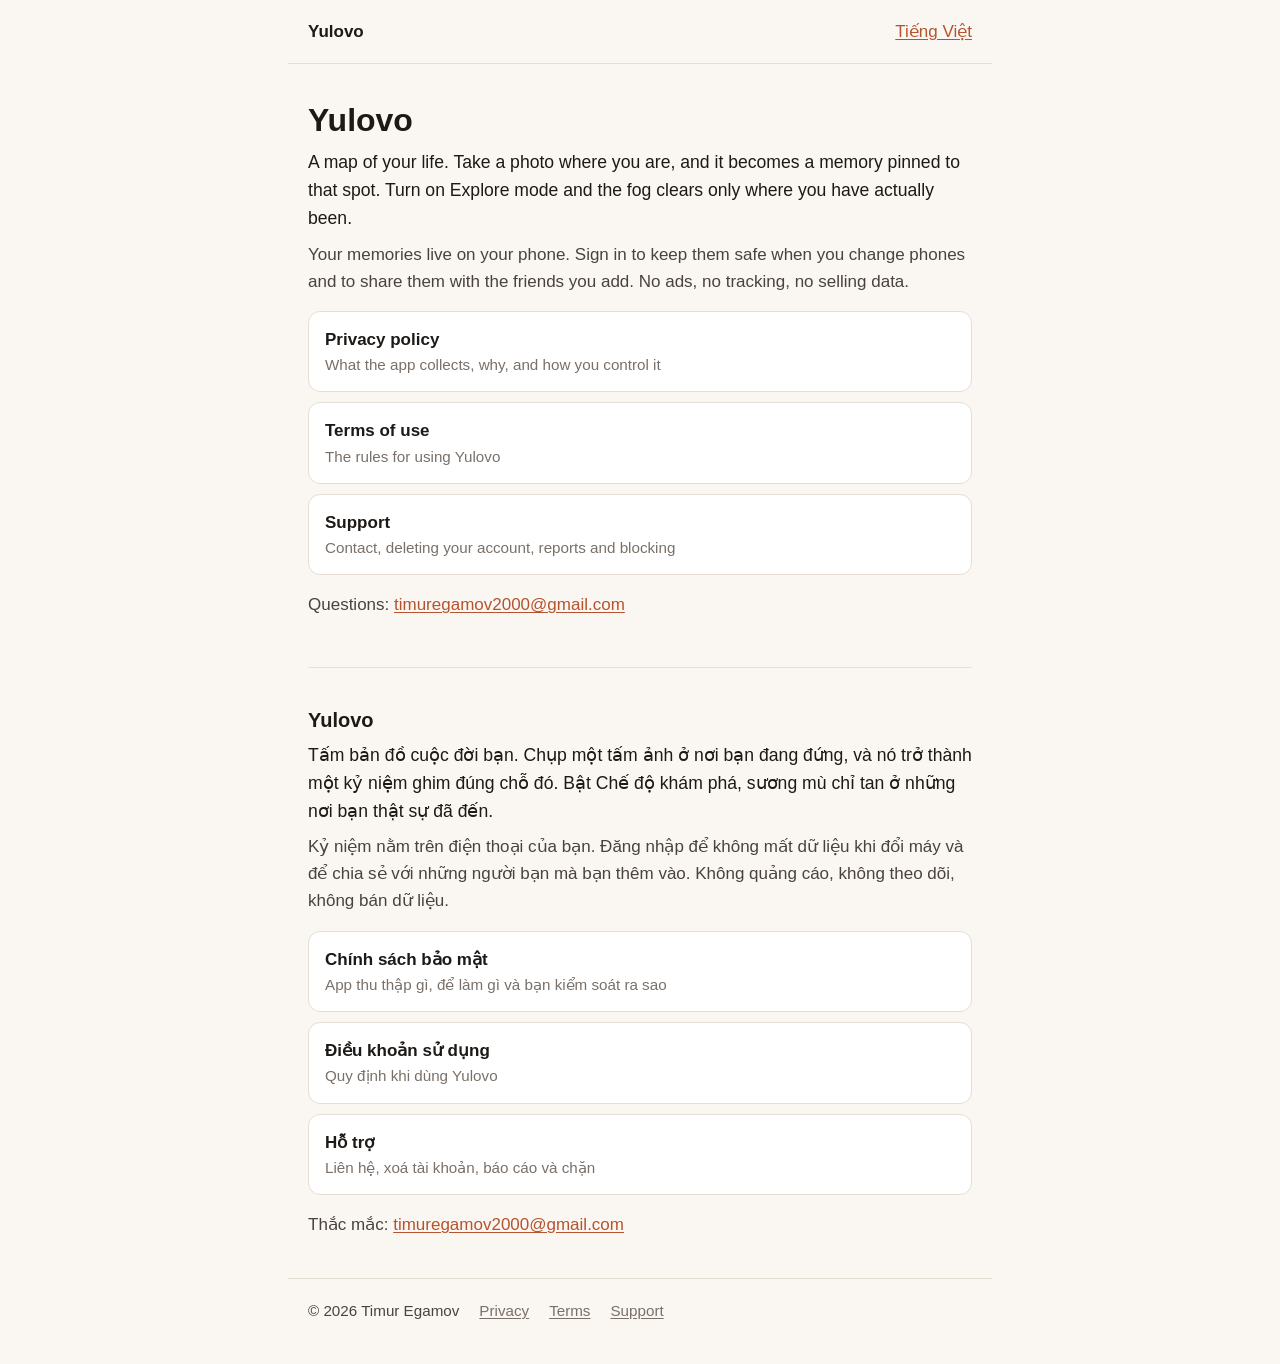
<file: index.html>
<!doctype html>
<html lang="en">
<head>
  <meta charset="utf-8">
  <meta name="viewport" content="width=device-width, initial-scale=1">
  <meta name="color-scheme" content="light dark">
  <title>Yulovo</title>
  <meta name="description" content="Yulovo: a private map of your memories. Privacy policy, terms of use and support.">
  <link rel="stylesheet" href="style.css">
</head>
<body>
  <header class="top">
    <a class="brand" href="index.html">Yulovo</a>
    <a class="lang" href="#vi" hreflang="vi" lang="vi">Tiếng Việt</a>
  </header>
  <main>
    <section class="lang-block" lang="en">
      <h1>Yulovo</h1>
      <p class="lead">A map of your life. Take a photo where you are, and it becomes a memory pinned to that spot. Turn on Explore mode and the fog clears only where you have actually been.</p>
      <p>Your memories live on your phone. Sign in to keep them safe when you change phones and to share them with the friends you add. No ads, no tracking, no selling data.</p>
      <ul class="links">
        <li><a href="privacy.html">Privacy policy<span>What the app collects, why, and how you control it</span></a></li>
        <li><a href="terms.html">Terms of use<span>The rules for using Yulovo</span></a></li>
        <li><a href="support.html">Support<span>Contact, deleting your account, reports and blocking</span></a></li>
      </ul>
      <p>Questions: <a href="mailto:timuregamov2000@gmail.com">timuregamov2000@gmail.com</a></p>
    </section>

    <section class="lang-block" id="vi" lang="vi">
      <h2>Yulovo</h2>
      <p class="lead">Tấm bản đồ cuộc đời bạn. Chụp một tấm ảnh ở nơi bạn đang đứng, và nó trở thành một kỷ niệm ghim đúng chỗ đó. Bật Chế độ khám phá, sương mù chỉ tan ở những nơi bạn thật sự đã đến.</p>
      <p>Kỷ niệm nằm trên điện thoại của bạn. Đăng nhập để không mất dữ liệu khi đổi máy và để chia sẻ với những người bạn mà bạn thêm vào. Không quảng cáo, không theo dõi, không bán dữ liệu.</p>
      <ul class="links">
        <li><a href="privacy-vi.html">Chính sách bảo mật<span>App thu thập gì, để làm gì và bạn kiểm soát ra sao</span></a></li>
        <li><a href="terms-vi.html">Điều khoản sử dụng<span>Quy định khi dùng Yulovo</span></a></li>
        <li><a href="support.html#vi">Hỗ trợ<span>Liên hệ, xoá tài khoản, báo cáo và chặn</span></a></li>
      </ul>
      <p>Thắc mắc: <a href="mailto:timuregamov2000@gmail.com">timuregamov2000@gmail.com</a></p>
    </section>
  </main>
  <footer>
    <span>© 2026 Timur Egamov</span>
    <a href="privacy.html">Privacy</a>
    <a href="terms.html">Terms</a>
    <a href="support.html">Support</a>
  </footer>
</body>
</html>
</file>
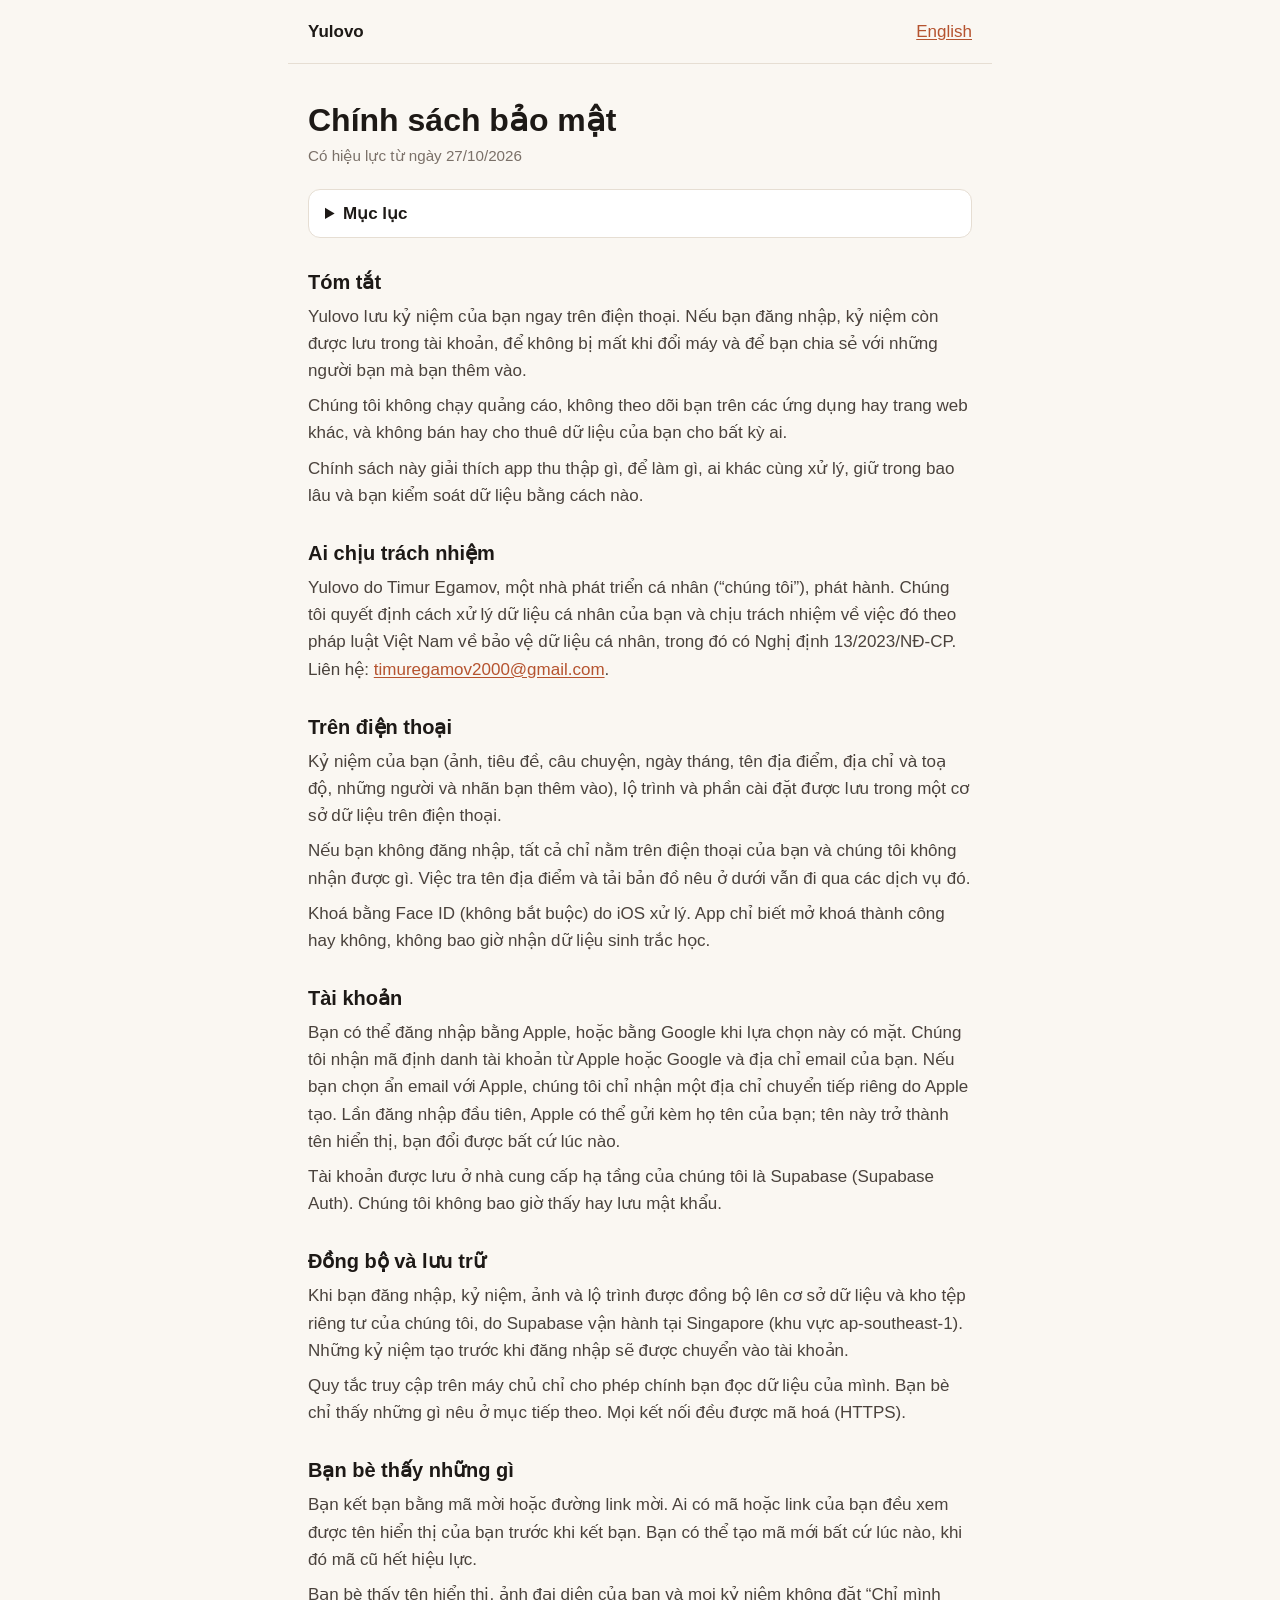
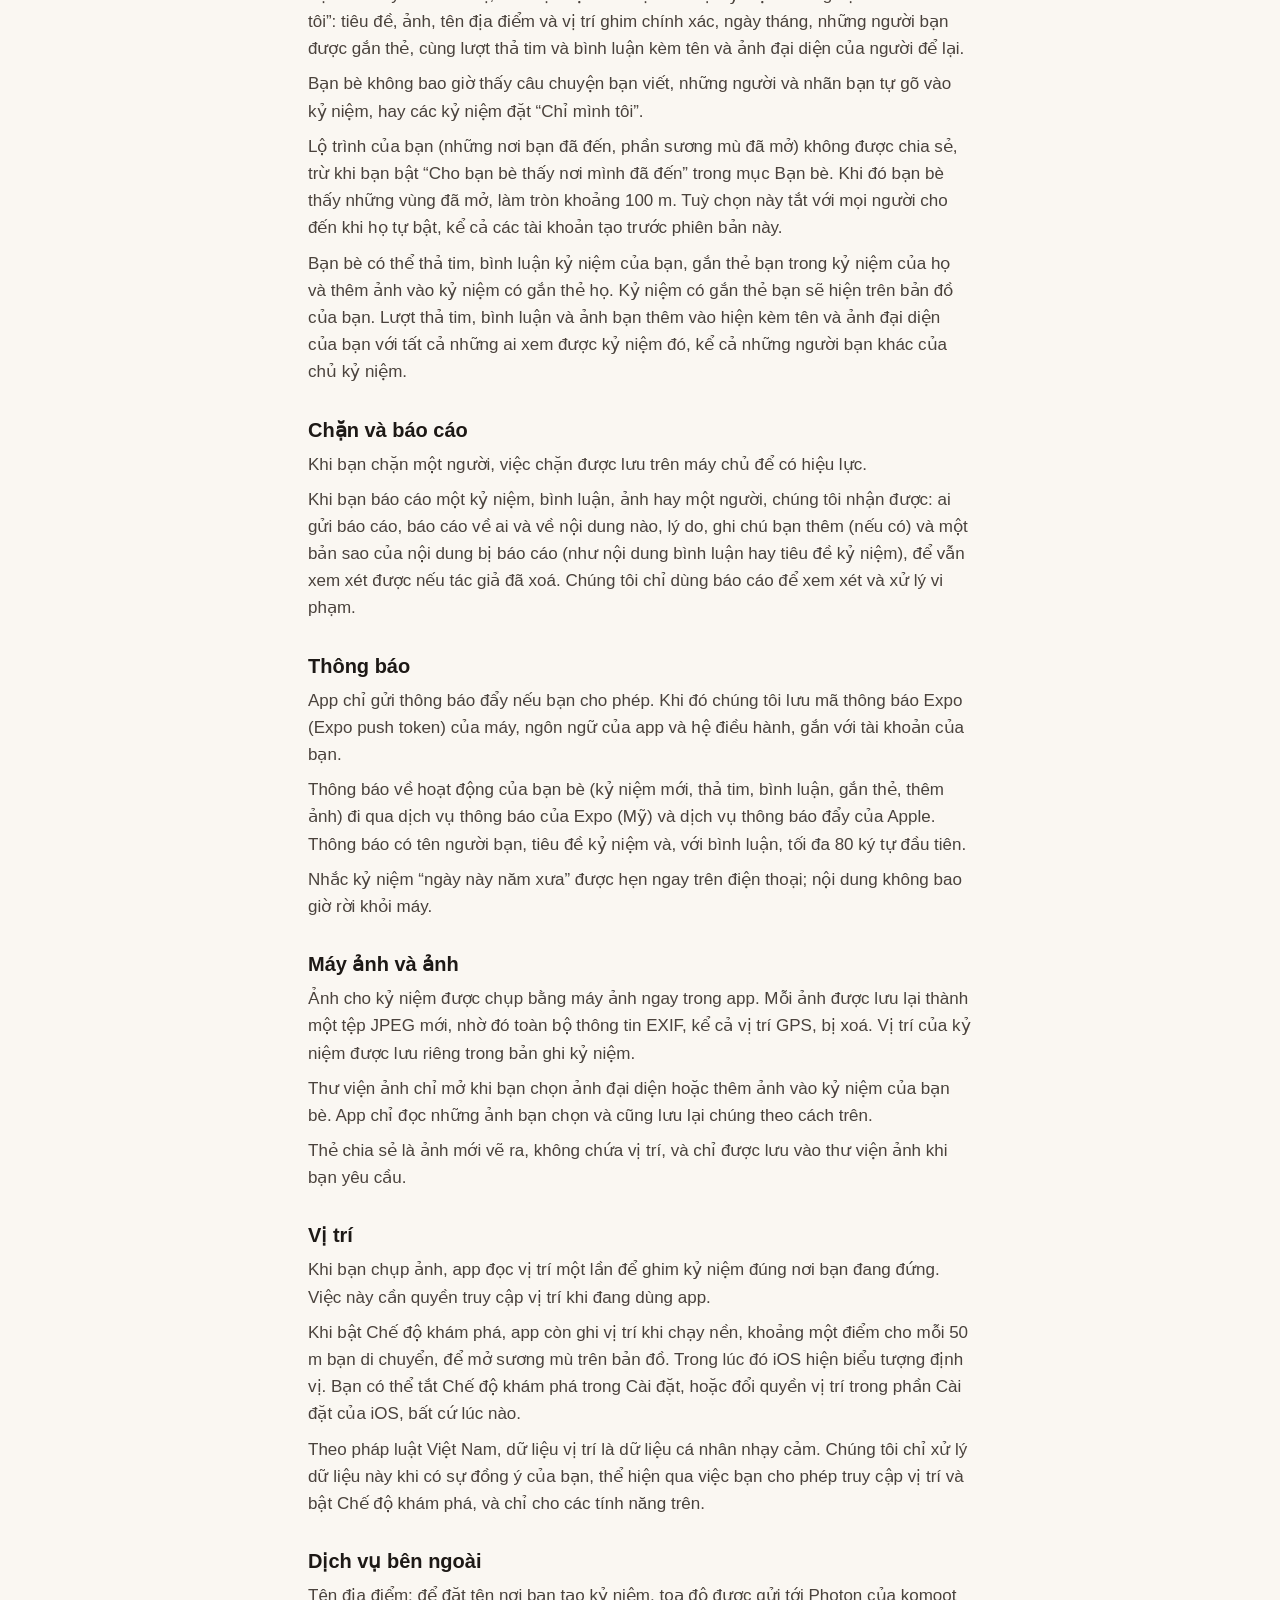
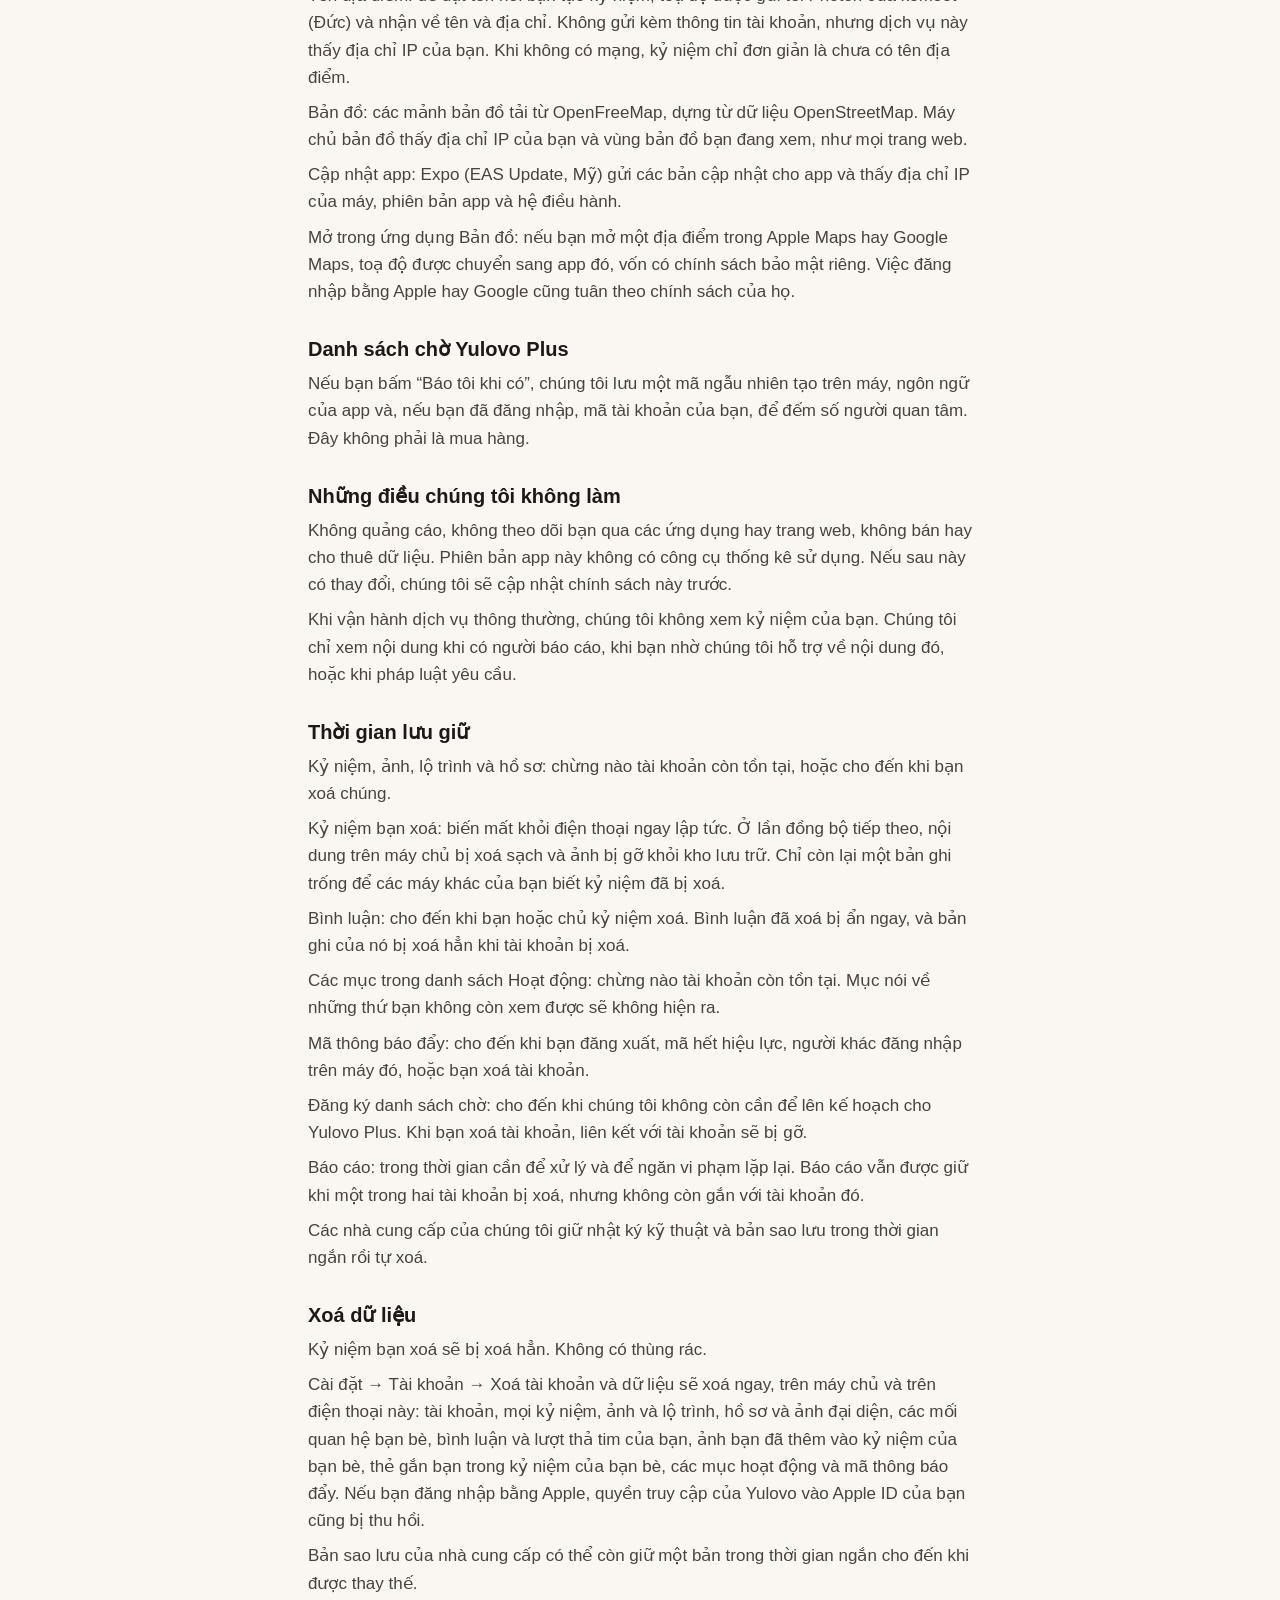
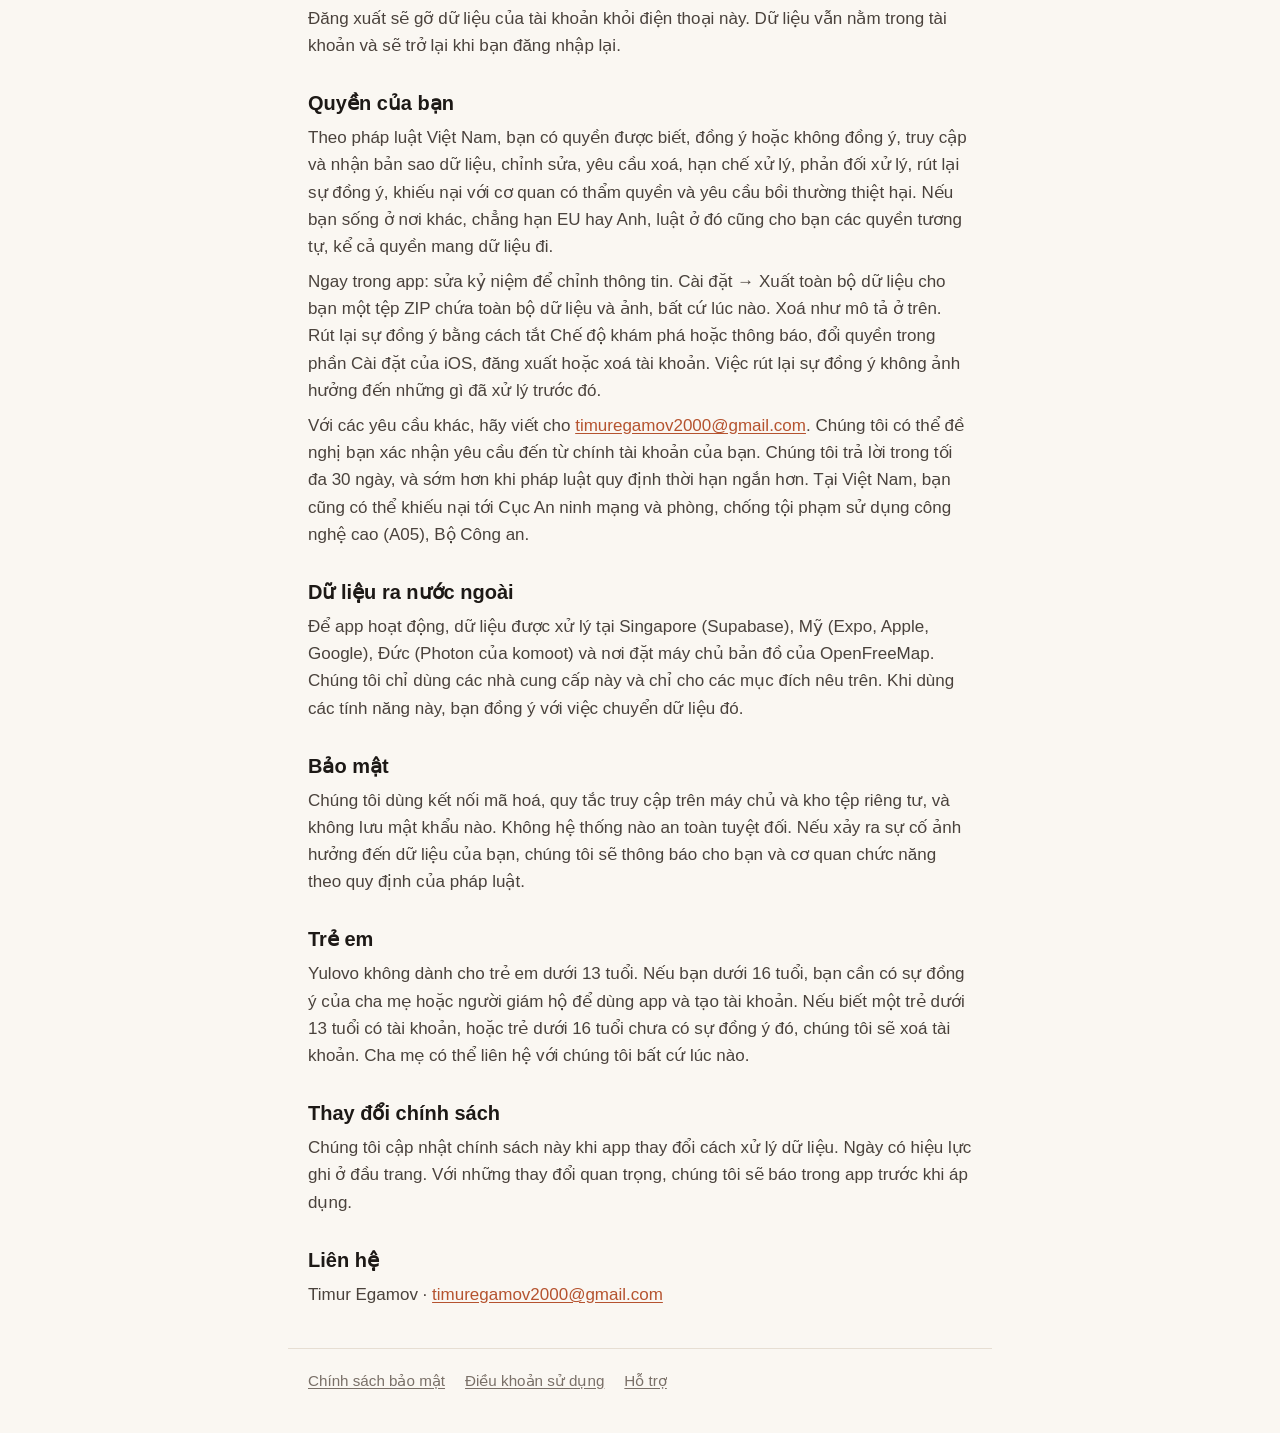
<file: privacy-vi.html>
<!doctype html>
<html lang="vi">
<head>
  <meta charset="utf-8">
  <meta name="viewport" content="width=device-width, initial-scale=1">
  <meta name="color-scheme" content="light dark">
  <title>Chính sách bảo mật · Yulovo</title>
  <link rel="stylesheet" href="style.css">
  <link rel="alternate" hreflang="en" href="privacy.html">
</head>
<body>
  <header class="top">
    <a class="brand" href="index.html">Yulovo</a>
    <a class="lang" href="privacy.html" hreflang="en" lang="en">English</a>
  </header>
  <main>
    <h1>Chính sách bảo mật</h1>
    <p class="updated">Có hiệu lực từ ngày 27/10/2026</p>
    <nav class="toc" aria-label="Mục lục">
      <details>
        <summary>Mục lục</summary>
        <ol>
          <li><a href="#tom-tat">Tóm tắt</a></li>
          <li><a href="#ai-chiu-trach-nhiem">Ai chịu trách nhiệm</a></li>
          <li><a href="#tren-dien-thoai">Trên điện thoại</a></li>
          <li><a href="#tai-khoan">Tài khoản</a></li>
          <li><a href="#dong-bo-va-luu-tru">Đồng bộ và lưu trữ</a></li>
          <li><a href="#ban-be-thay-nhung-gi">Bạn bè thấy những gì</a></li>
          <li><a href="#chan-va-bao-cao">Chặn và báo cáo</a></li>
          <li><a href="#thong-bao">Thông báo</a></li>
          <li><a href="#may-anh-va-anh">Máy ảnh và ảnh</a></li>
          <li><a href="#vi-tri">Vị trí</a></li>
          <li><a href="#dich-vu-ben-ngoai">Dịch vụ bên ngoài</a></li>
          <li><a href="#danh-sach-cho-yulovo-plus">Danh sách chờ Yulovo Plus</a></li>
          <li><a href="#nhung-dieu-chung-toi-khong-lam">Những điều chúng tôi không làm</a></li>
          <li><a href="#thoi-gian-luu-giu">Thời gian lưu giữ</a></li>
          <li><a href="#xoa-du-lieu">Xoá dữ liệu</a></li>
          <li><a href="#quyen-cua-ban">Quyền của bạn</a></li>
          <li><a href="#du-lieu-ra-nuoc-ngoai">Dữ liệu ra nước ngoài</a></li>
          <li><a href="#bao-mat">Bảo mật</a></li>
          <li><a href="#tre-em">Trẻ em</a></li>
          <li><a href="#thay-doi-chinh-sach">Thay đổi chính sách</a></li>
          <li><a href="#lien-he">Liên hệ</a></li>
        </ol>
      </details>
    </nav>
    <section id="tom-tat">
      <h2>Tóm tắt</h2>
      <p>Yulovo lưu kỷ niệm của bạn ngay trên điện thoại. Nếu bạn đăng nhập, kỷ niệm còn được lưu trong tài khoản, để không bị mất khi đổi máy và để bạn chia sẻ với những người bạn mà bạn thêm vào.</p>
      <p>Chúng tôi không chạy quảng cáo, không theo dõi bạn trên các ứng dụng hay trang web khác, và không bán hay cho thuê dữ liệu của bạn cho bất kỳ ai.</p>
      <p>Chính sách này giải thích app thu thập gì, để làm gì, ai khác cùng xử lý, giữ trong bao lâu và bạn kiểm soát dữ liệu bằng cách nào.</p>
    </section>
    <section id="ai-chiu-trach-nhiem">
      <h2>Ai chịu trách nhiệm</h2>
      <p>Yulovo do Timur Egamov, một nhà phát triển cá nhân (“chúng tôi”), phát hành. Chúng tôi quyết định cách xử lý dữ liệu cá nhân của bạn và chịu trách nhiệm về việc đó theo pháp luật Việt Nam về bảo vệ dữ liệu cá nhân, trong đó có Nghị định 13/2023/NĐ-CP. Liên hệ: <a href="mailto:timuregamov2000@gmail.com">timuregamov2000@gmail.com</a>.</p>
    </section>
    <section id="tren-dien-thoai">
      <h2>Trên điện thoại</h2>
      <p>Kỷ niệm của bạn (ảnh, tiêu đề, câu chuyện, ngày tháng, tên địa điểm, địa chỉ và toạ độ, những người và nhãn bạn thêm vào), lộ trình và phần cài đặt được lưu trong một cơ sở dữ liệu trên điện thoại.</p>
      <p>Nếu bạn không đăng nhập, tất cả chỉ nằm trên điện thoại của bạn và chúng tôi không nhận được gì. Việc tra tên địa điểm và tải bản đồ nêu ở dưới vẫn đi qua các dịch vụ đó.</p>
      <p>Khoá bằng Face ID (không bắt buộc) do iOS xử lý. App chỉ biết mở khoá thành công hay không, không bao giờ nhận dữ liệu sinh trắc học.</p>
    </section>
    <section id="tai-khoan">
      <h2>Tài khoản</h2>
      <p>Bạn có thể đăng nhập bằng Apple, hoặc bằng Google khi lựa chọn này có mặt. Chúng tôi nhận mã định danh tài khoản từ Apple hoặc Google và địa chỉ email của bạn. Nếu bạn chọn ẩn email với Apple, chúng tôi chỉ nhận một địa chỉ chuyển tiếp riêng do Apple tạo. Lần đăng nhập đầu tiên, Apple có thể gửi kèm họ tên của bạn; tên này trở thành tên hiển thị, bạn đổi được bất cứ lúc nào.</p>
      <p>Tài khoản được lưu ở nhà cung cấp hạ tầng của chúng tôi là Supabase (Supabase Auth). Chúng tôi không bao giờ thấy hay lưu mật khẩu.</p>
    </section>
    <section id="dong-bo-va-luu-tru">
      <h2>Đồng bộ và lưu trữ</h2>
      <p>Khi bạn đăng nhập, kỷ niệm, ảnh và lộ trình được đồng bộ lên cơ sở dữ liệu và kho tệp riêng tư của chúng tôi, do Supabase vận hành tại Singapore (khu vực ap-southeast-1). Những kỷ niệm tạo trước khi đăng nhập sẽ được chuyển vào tài khoản.</p>
      <p>Quy tắc truy cập trên máy chủ chỉ cho phép chính bạn đọc dữ liệu của mình. Bạn bè chỉ thấy những gì nêu ở mục tiếp theo. Mọi kết nối đều được mã hoá (HTTPS).</p>
    </section>
    <section id="ban-be-thay-nhung-gi">
      <h2>Bạn bè thấy những gì</h2>
      <p>Bạn kết bạn bằng mã mời hoặc đường link mời. Ai có mã hoặc link của bạn đều xem được tên hiển thị của bạn trước khi kết bạn. Bạn có thể tạo mã mới bất cứ lúc nào, khi đó mã cũ hết hiệu lực.</p>
      <p>Bạn bè thấy tên hiển thị, ảnh đại diện của bạn và mọi kỷ niệm không đặt “Chỉ mình tôi”: tiêu đề, ảnh, tên địa điểm và vị trí ghim chính xác, ngày tháng, những người bạn được gắn thẻ, cùng lượt thả tim và bình luận kèm tên và ảnh đại diện của người để lại.</p>
      <p>Bạn bè không bao giờ thấy câu chuyện bạn viết, những người và nhãn bạn tự gõ vào kỷ niệm, hay các kỷ niệm đặt “Chỉ mình tôi”.</p>
      <p>Lộ trình của bạn (những nơi bạn đã đến, phần sương mù đã mở) không được chia sẻ, trừ khi bạn bật “Cho bạn bè thấy nơi mình đã đến” trong mục Bạn bè. Khi đó bạn bè thấy những vùng đã mở, làm tròn khoảng 100 m. Tuỳ chọn này tắt với mọi người cho đến khi họ tự bật, kể cả các tài khoản tạo trước phiên bản này.</p>
      <p>Bạn bè có thể thả tim, bình luận kỷ niệm của bạn, gắn thẻ bạn trong kỷ niệm của họ và thêm ảnh vào kỷ niệm có gắn thẻ họ. Kỷ niệm có gắn thẻ bạn sẽ hiện trên bản đồ của bạn. Lượt thả tim, bình luận và ảnh bạn thêm vào hiện kèm tên và ảnh đại diện của bạn với tất cả những ai xem được kỷ niệm đó, kể cả những người bạn khác của chủ kỷ niệm.</p>
    </section>
    <section id="chan-va-bao-cao">
      <h2>Chặn và báo cáo</h2>
      <p>Khi bạn chặn một người, việc chặn được lưu trên máy chủ để có hiệu lực.</p>
      <p>Khi bạn báo cáo một kỷ niệm, bình luận, ảnh hay một người, chúng tôi nhận được: ai gửi báo cáo, báo cáo về ai và về nội dung nào, lý do, ghi chú bạn thêm (nếu có) và một bản sao của nội dung bị báo cáo (như nội dung bình luận hay tiêu đề kỷ niệm), để vẫn xem xét được nếu tác giả đã xoá. Chúng tôi chỉ dùng báo cáo để xem xét và xử lý vi phạm.</p>
    </section>
    <section id="thong-bao">
      <h2>Thông báo</h2>
      <p>App chỉ gửi thông báo đẩy nếu bạn cho phép. Khi đó chúng tôi lưu mã thông báo Expo (Expo push token) của máy, ngôn ngữ của app và hệ điều hành, gắn với tài khoản của bạn.</p>
      <p>Thông báo về hoạt động của bạn bè (kỷ niệm mới, thả tim, bình luận, gắn thẻ, thêm ảnh) đi qua dịch vụ thông báo của Expo (Mỹ) và dịch vụ thông báo đẩy của Apple. Thông báo có tên người bạn, tiêu đề kỷ niệm và, với bình luận, tối đa 80 ký tự đầu tiên.</p>
      <p>Nhắc kỷ niệm “ngày này năm xưa” được hẹn ngay trên điện thoại; nội dung không bao giờ rời khỏi máy.</p>
    </section>
    <section id="may-anh-va-anh">
      <h2>Máy ảnh và ảnh</h2>
      <p>Ảnh cho kỷ niệm được chụp bằng máy ảnh ngay trong app. Mỗi ảnh được lưu lại thành một tệp JPEG mới, nhờ đó toàn bộ thông tin EXIF, kể cả vị trí GPS, bị xoá. Vị trí của kỷ niệm được lưu riêng trong bản ghi kỷ niệm.</p>
      <p>Thư viện ảnh chỉ mở khi bạn chọn ảnh đại diện hoặc thêm ảnh vào kỷ niệm của bạn bè. App chỉ đọc những ảnh bạn chọn và cũng lưu lại chúng theo cách trên.</p>
      <p>Thẻ chia sẻ là ảnh mới vẽ ra, không chứa vị trí, và chỉ được lưu vào thư viện ảnh khi bạn yêu cầu.</p>
    </section>
    <section id="vi-tri">
      <h2>Vị trí</h2>
      <p>Khi bạn chụp ảnh, app đọc vị trí một lần để ghim kỷ niệm đúng nơi bạn đang đứng. Việc này cần quyền truy cập vị trí khi đang dùng app.</p>
      <p>Khi bật Chế độ khám phá, app còn ghi vị trí khi chạy nền, khoảng một điểm cho mỗi 50 m bạn di chuyển, để mở sương mù trên bản đồ. Trong lúc đó iOS hiện biểu tượng định vị. Bạn có thể tắt Chế độ khám phá trong Cài đặt, hoặc đổi quyền vị trí trong phần Cài đặt của iOS, bất cứ lúc nào.</p>
      <p>Theo pháp luật Việt Nam, dữ liệu vị trí là dữ liệu cá nhân nhạy cảm. Chúng tôi chỉ xử lý dữ liệu này khi có sự đồng ý của bạn, thể hiện qua việc bạn cho phép truy cập vị trí và bật Chế độ khám phá, và chỉ cho các tính năng trên.</p>
    </section>
    <section id="dich-vu-ben-ngoai">
      <h2>Dịch vụ bên ngoài</h2>
      <p>Tên địa điểm: để đặt tên nơi bạn tạo kỷ niệm, toạ độ được gửi tới Photon của komoot (Đức) và nhận về tên và địa chỉ. Không gửi kèm thông tin tài khoản, nhưng dịch vụ này thấy địa chỉ IP của bạn. Khi không có mạng, kỷ niệm chỉ đơn giản là chưa có tên địa điểm.</p>
      <p>Bản đồ: các mảnh bản đồ tải từ OpenFreeMap, dựng từ dữ liệu OpenStreetMap. Máy chủ bản đồ thấy địa chỉ IP của bạn và vùng bản đồ bạn đang xem, như mọi trang web.</p>
      <p>Cập nhật app: Expo (EAS Update, Mỹ) gửi các bản cập nhật cho app và thấy địa chỉ IP của máy, phiên bản app và hệ điều hành.</p>
      <p>Mở trong ứng dụng Bản đồ: nếu bạn mở một địa điểm trong Apple Maps hay Google Maps, toạ độ được chuyển sang app đó, vốn có chính sách bảo mật riêng. Việc đăng nhập bằng Apple hay Google cũng tuân theo chính sách của họ.</p>
    </section>
    <section id="danh-sach-cho-yulovo-plus">
      <h2>Danh sách chờ Yulovo Plus</h2>
      <p>Nếu bạn bấm “Báo tôi khi có”, chúng tôi lưu một mã ngẫu nhiên tạo trên máy, ngôn ngữ của app và, nếu bạn đã đăng nhập, mã tài khoản của bạn, để đếm số người quan tâm. Đây không phải là mua hàng.</p>
    </section>
    <section id="nhung-dieu-chung-toi-khong-lam">
      <h2>Những điều chúng tôi không làm</h2>
      <p>Không quảng cáo, không theo dõi bạn qua các ứng dụng hay trang web, không bán hay cho thuê dữ liệu. Phiên bản app này không có công cụ thống kê sử dụng. Nếu sau này có thay đổi, chúng tôi sẽ cập nhật chính sách này trước.</p>
      <p>Khi vận hành dịch vụ thông thường, chúng tôi không xem kỷ niệm của bạn. Chúng tôi chỉ xem nội dung khi có người báo cáo, khi bạn nhờ chúng tôi hỗ trợ về nội dung đó, hoặc khi pháp luật yêu cầu.</p>
    </section>
    <section id="thoi-gian-luu-giu">
      <h2>Thời gian lưu giữ</h2>
      <p>Kỷ niệm, ảnh, lộ trình và hồ sơ: chừng nào tài khoản còn tồn tại, hoặc cho đến khi bạn xoá chúng.</p>
      <p>Kỷ niệm bạn xoá: biến mất khỏi điện thoại ngay lập tức. Ở lần đồng bộ tiếp theo, nội dung trên máy chủ bị xoá sạch và ảnh bị gỡ khỏi kho lưu trữ. Chỉ còn lại một bản ghi trống để các máy khác của bạn biết kỷ niệm đã bị xoá.</p>
      <p>Bình luận: cho đến khi bạn hoặc chủ kỷ niệm xoá. Bình luận đã xoá bị ẩn ngay, và bản ghi của nó bị xoá hẳn khi tài khoản bị xoá.</p>
      <p>Các mục trong danh sách Hoạt động: chừng nào tài khoản còn tồn tại. Mục nói về những thứ bạn không còn xem được sẽ không hiện ra.</p>
      <p>Mã thông báo đẩy: cho đến khi bạn đăng xuất, mã hết hiệu lực, người khác đăng nhập trên máy đó, hoặc bạn xoá tài khoản.</p>
      <p>Đăng ký danh sách chờ: cho đến khi chúng tôi không còn cần để lên kế hoạch cho Yulovo Plus. Khi bạn xoá tài khoản, liên kết với tài khoản sẽ bị gỡ.</p>
      <p>Báo cáo: trong thời gian cần để xử lý và để ngăn vi phạm lặp lại. Báo cáo vẫn được giữ khi một trong hai tài khoản bị xoá, nhưng không còn gắn với tài khoản đó.</p>
      <p>Các nhà cung cấp của chúng tôi giữ nhật ký kỹ thuật và bản sao lưu trong thời gian ngắn rồi tự xoá.</p>
    </section>
    <section id="xoa-du-lieu">
      <h2>Xoá dữ liệu</h2>
      <p>Kỷ niệm bạn xoá sẽ bị xoá hẳn. Không có thùng rác.</p>
      <p>Cài đặt → Tài khoản → Xoá tài khoản và dữ liệu sẽ xoá ngay, trên máy chủ và trên điện thoại này: tài khoản, mọi kỷ niệm, ảnh và lộ trình, hồ sơ và ảnh đại diện, các mối quan hệ bạn bè, bình luận và lượt thả tim của bạn, ảnh bạn đã thêm vào kỷ niệm của bạn bè, thẻ gắn bạn trong kỷ niệm của bạn bè, các mục hoạt động và mã thông báo đẩy. Nếu bạn đăng nhập bằng Apple, quyền truy cập của Yulovo vào Apple ID của bạn cũng bị thu hồi.</p>
      <p>Bản sao lưu của nhà cung cấp có thể còn giữ một bản trong thời gian ngắn cho đến khi được thay thế.</p>
      <p>Đăng xuất sẽ gỡ dữ liệu của tài khoản khỏi điện thoại này. Dữ liệu vẫn nằm trong tài khoản và sẽ trở lại khi bạn đăng nhập lại.</p>
    </section>
    <section id="quyen-cua-ban">
      <h2>Quyền của bạn</h2>
      <p>Theo pháp luật Việt Nam, bạn có quyền được biết, đồng ý hoặc không đồng ý, truy cập và nhận bản sao dữ liệu, chỉnh sửa, yêu cầu xoá, hạn chế xử lý, phản đối xử lý, rút lại sự đồng ý, khiếu nại với cơ quan có thẩm quyền và yêu cầu bồi thường thiệt hại. Nếu bạn sống ở nơi khác, chẳng hạn EU hay Anh, luật ở đó cũng cho bạn các quyền tương tự, kể cả quyền mang dữ liệu đi.</p>
      <p>Ngay trong app: sửa kỷ niệm để chỉnh thông tin. Cài đặt → Xuất toàn bộ dữ liệu cho bạn một tệp ZIP chứa toàn bộ dữ liệu và ảnh, bất cứ lúc nào. Xoá như mô tả ở trên. Rút lại sự đồng ý bằng cách tắt Chế độ khám phá hoặc thông báo, đổi quyền trong phần Cài đặt của iOS, đăng xuất hoặc xoá tài khoản. Việc rút lại sự đồng ý không ảnh hưởng đến những gì đã xử lý trước đó.</p>
      <p>Với các yêu cầu khác, hãy viết cho <a href="mailto:timuregamov2000@gmail.com">timuregamov2000@gmail.com</a>. Chúng tôi có thể đề nghị bạn xác nhận yêu cầu đến từ chính tài khoản của bạn. Chúng tôi trả lời trong tối đa 30 ngày, và sớm hơn khi pháp luật quy định thời hạn ngắn hơn. Tại Việt Nam, bạn cũng có thể khiếu nại tới Cục An ninh mạng và phòng, chống tội phạm sử dụng công nghệ cao (A05), Bộ Công an.</p>
    </section>
    <section id="du-lieu-ra-nuoc-ngoai">
      <h2>Dữ liệu ra nước ngoài</h2>
      <p>Để app hoạt động, dữ liệu được xử lý tại Singapore (Supabase), Mỹ (Expo, Apple, Google), Đức (Photon của komoot) và nơi đặt máy chủ bản đồ của OpenFreeMap. Chúng tôi chỉ dùng các nhà cung cấp này và chỉ cho các mục đích nêu trên. Khi dùng các tính năng này, bạn đồng ý với việc chuyển dữ liệu đó.</p>
    </section>
    <section id="bao-mat">
      <h2>Bảo mật</h2>
      <p>Chúng tôi dùng kết nối mã hoá, quy tắc truy cập trên máy chủ và kho tệp riêng tư, và không lưu mật khẩu nào. Không hệ thống nào an toàn tuyệt đối. Nếu xảy ra sự cố ảnh hưởng đến dữ liệu của bạn, chúng tôi sẽ thông báo cho bạn và cơ quan chức năng theo quy định của pháp luật.</p>
    </section>
    <section id="tre-em">
      <h2>Trẻ em</h2>
      <p>Yulovo không dành cho trẻ em dưới 13 tuổi. Nếu bạn dưới 16 tuổi, bạn cần có sự đồng ý của cha mẹ hoặc người giám hộ để dùng app và tạo tài khoản. Nếu biết một trẻ dưới 13 tuổi có tài khoản, hoặc trẻ dưới 16 tuổi chưa có sự đồng ý đó, chúng tôi sẽ xoá tài khoản. Cha mẹ có thể liên hệ với chúng tôi bất cứ lúc nào.</p>
    </section>
    <section id="thay-doi-chinh-sach">
      <h2>Thay đổi chính sách</h2>
      <p>Chúng tôi cập nhật chính sách này khi app thay đổi cách xử lý dữ liệu. Ngày có hiệu lực ghi ở đầu trang. Với những thay đổi quan trọng, chúng tôi sẽ báo trong app trước khi áp dụng.</p>
    </section>
    <section id="lien-he">
      <h2>Liên hệ</h2>
      <p>Timur Egamov · <a href="mailto:timuregamov2000@gmail.com">timuregamov2000@gmail.com</a></p>
    </section>
  </main>
  <footer>
    <a href="privacy-vi.html">Chính sách bảo mật</a>
    <a href="terms-vi.html">Điều khoản sử dụng</a>
    <a href="support.html#vi">Hỗ trợ</a>
  </footer>
</body>
</html>
</file>
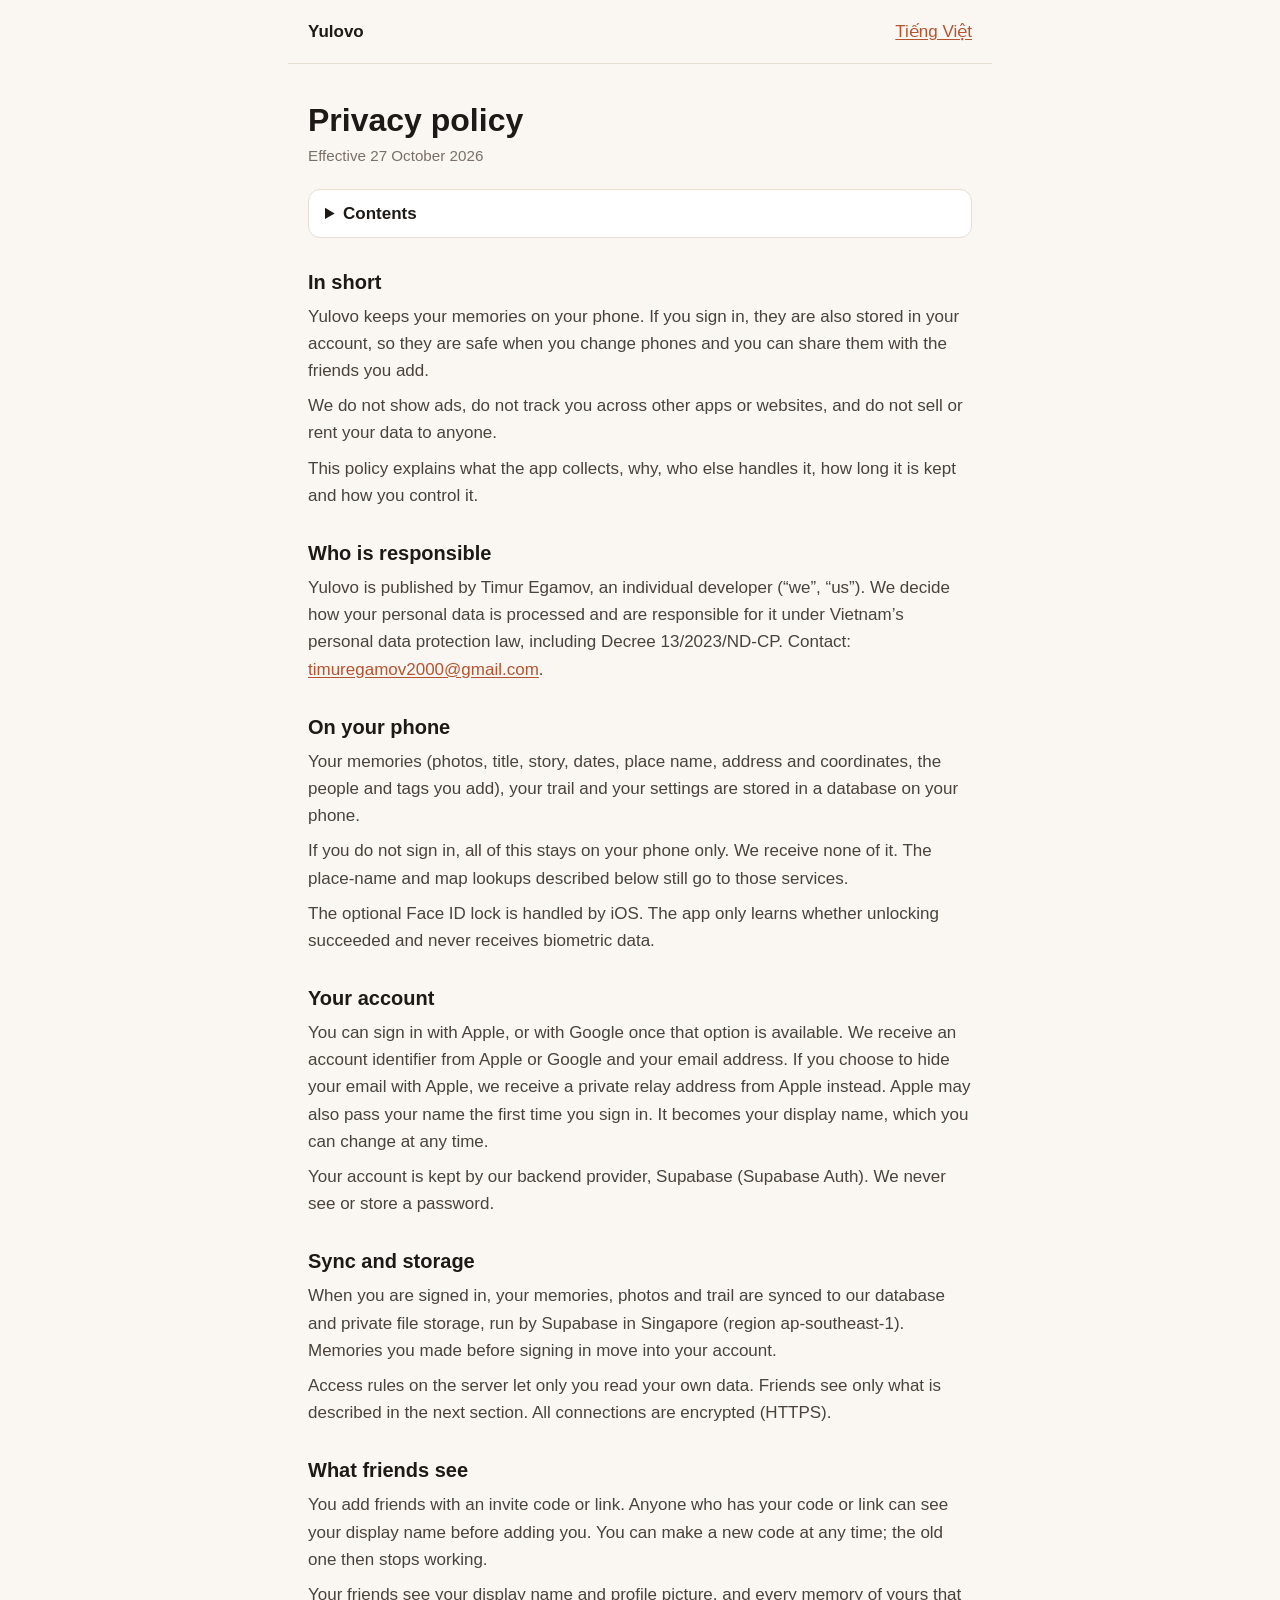
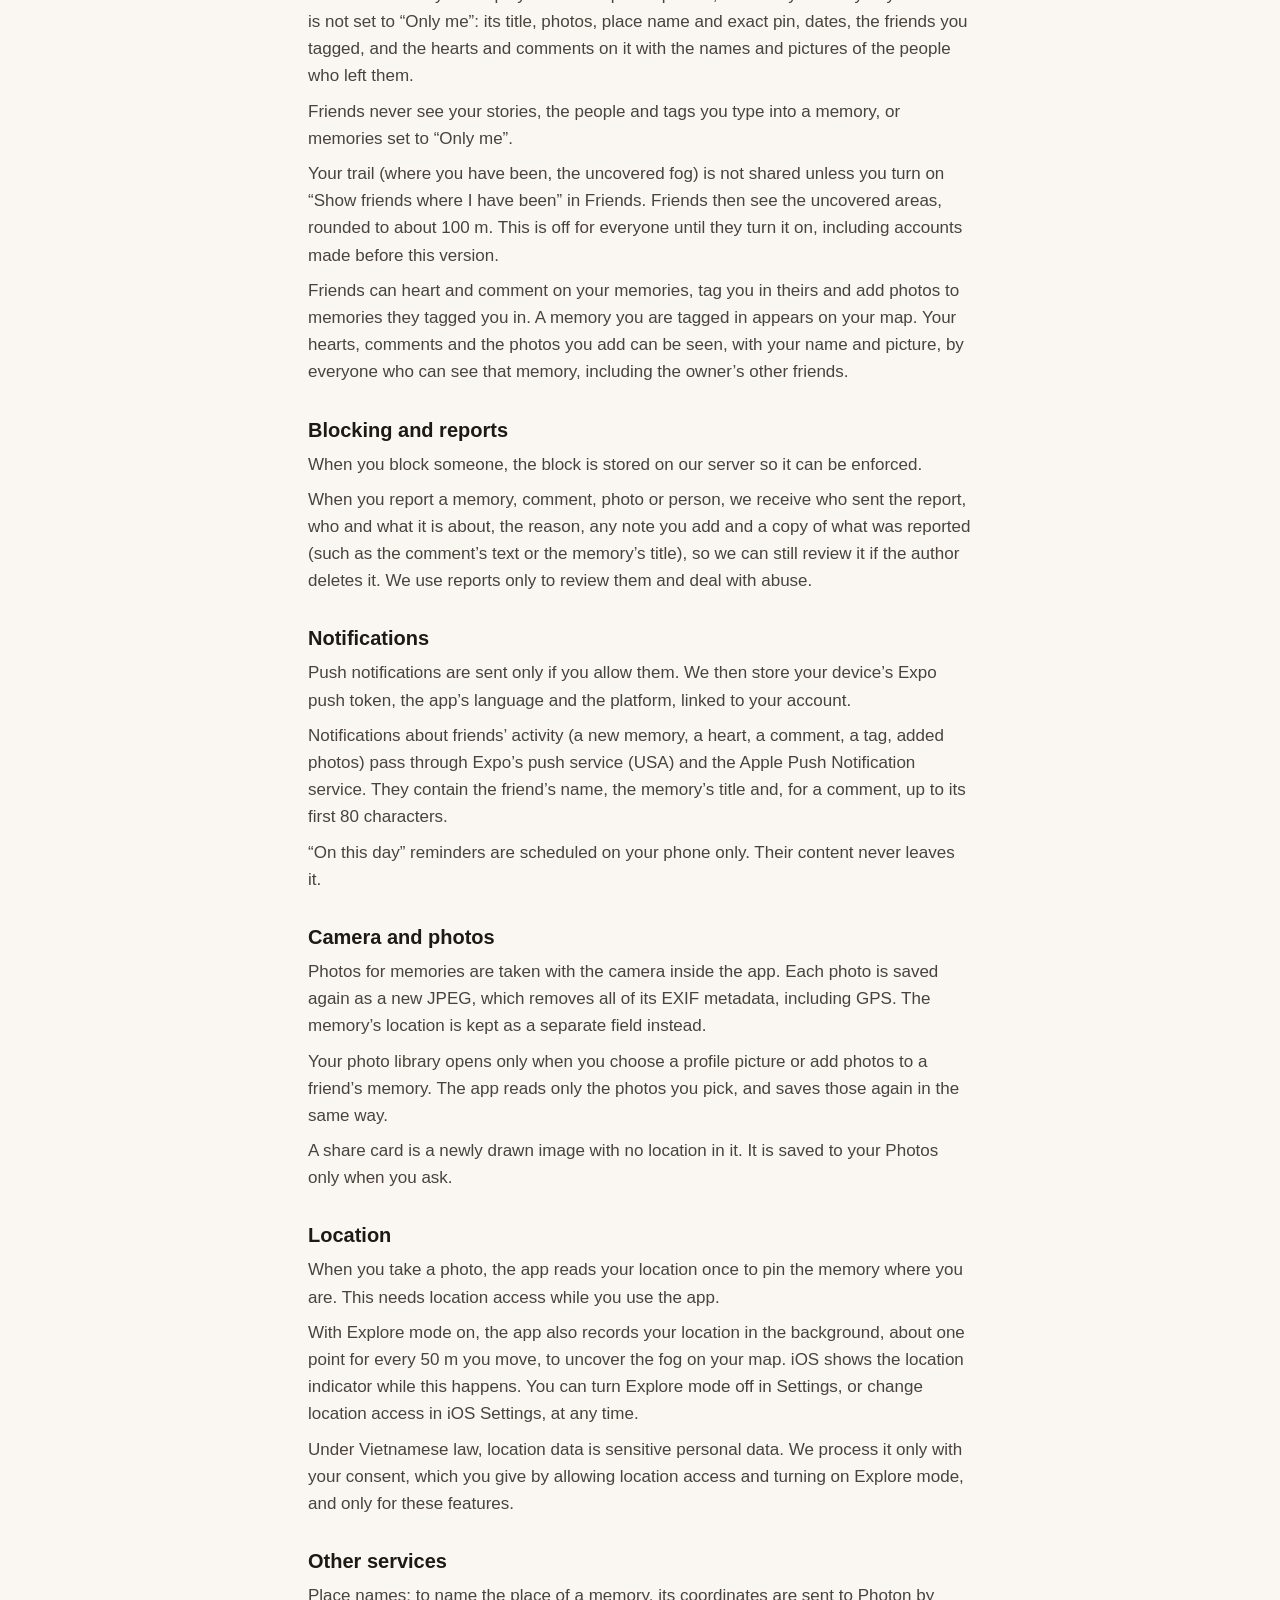
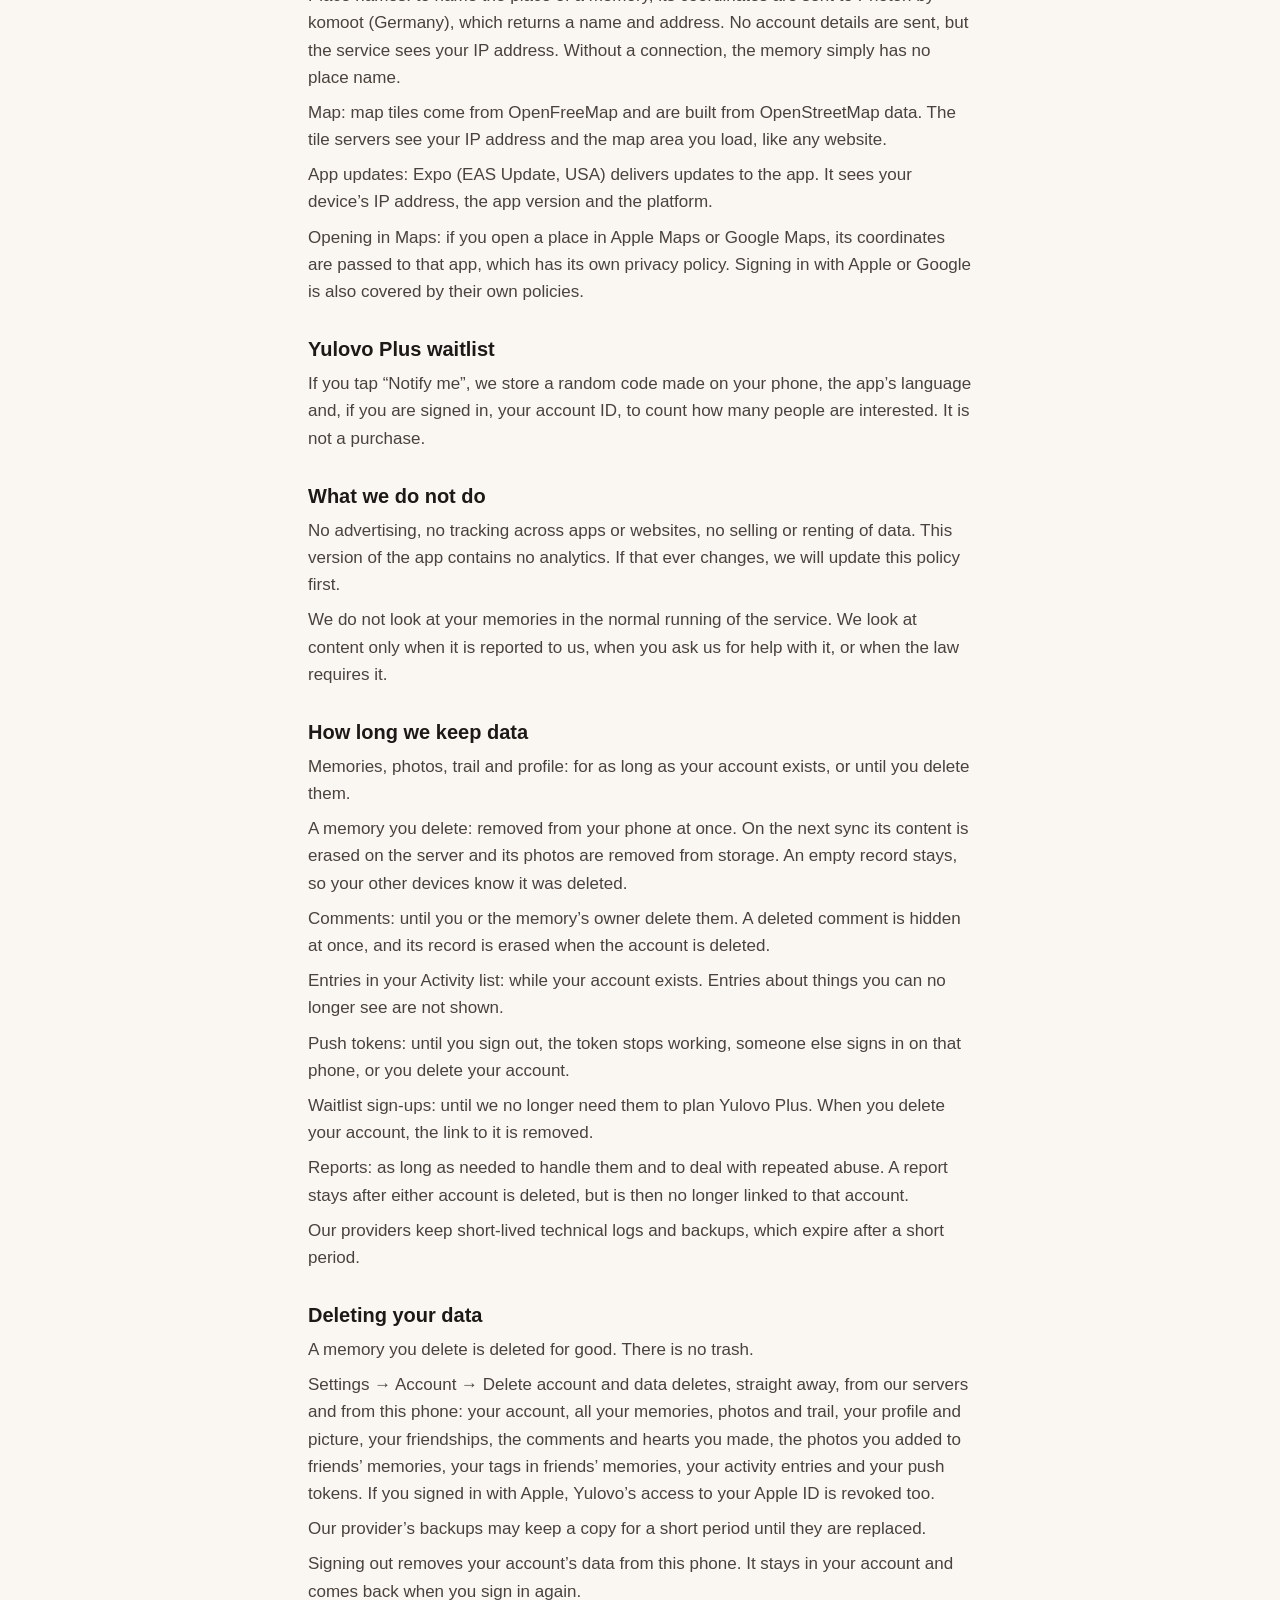
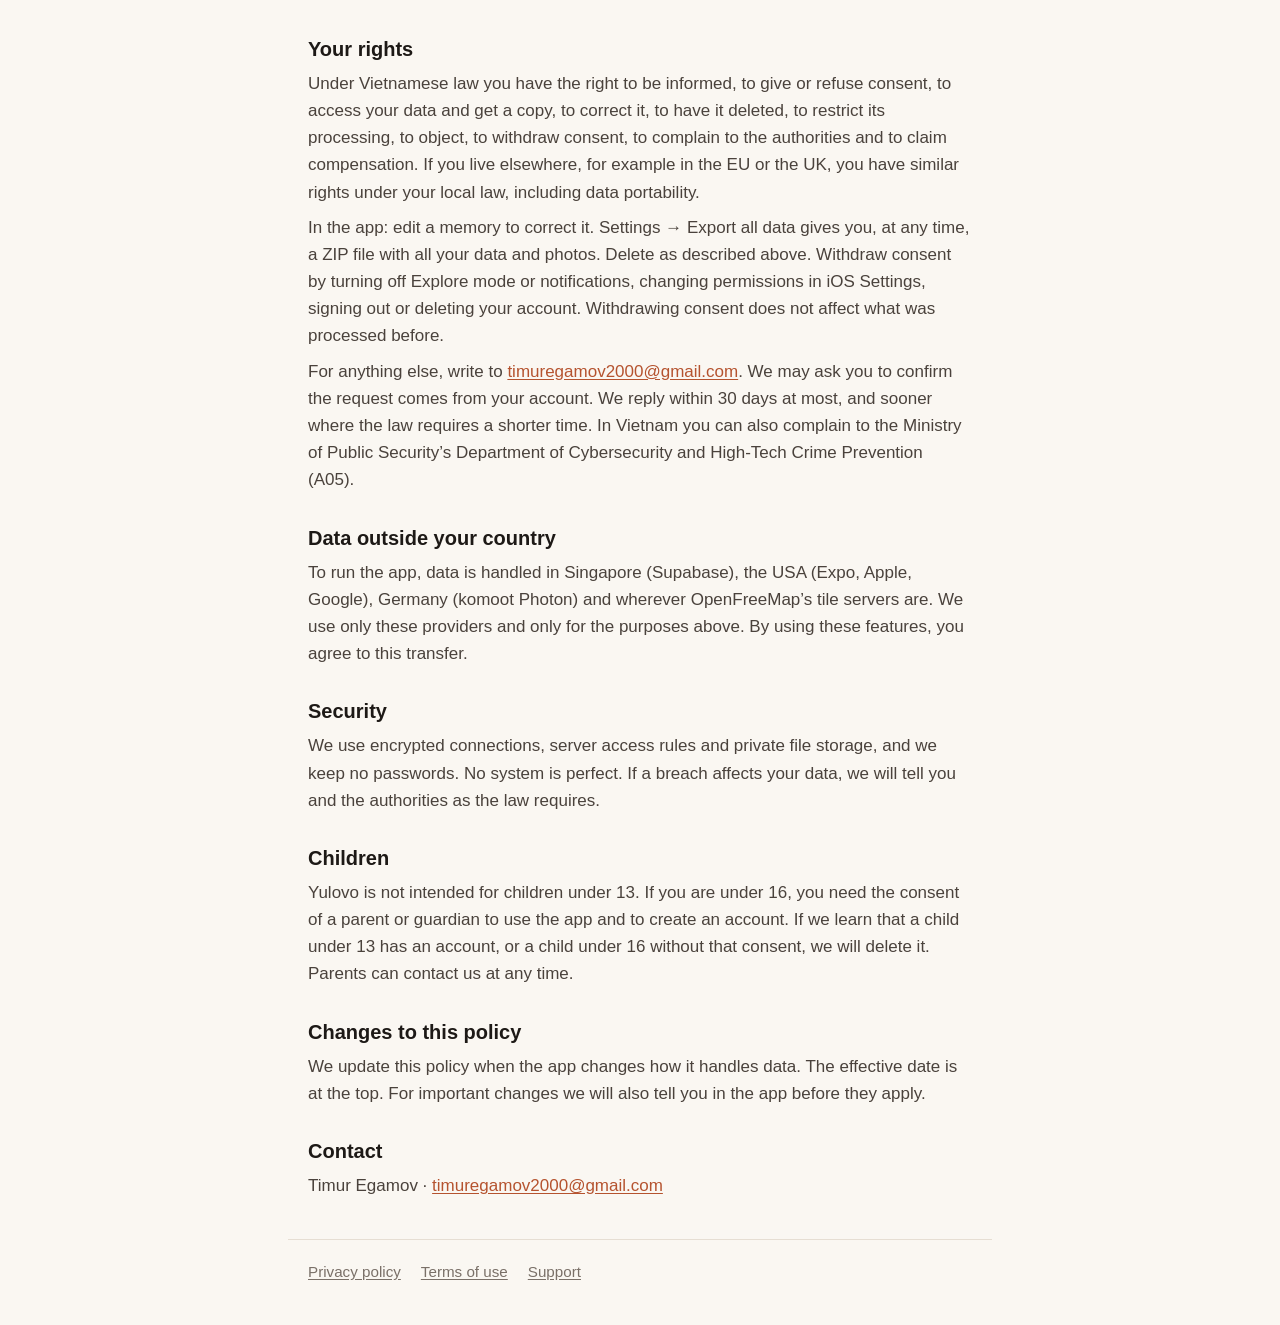
<file: privacy.html>
<!doctype html>
<html lang="en">
<head>
  <meta charset="utf-8">
  <meta name="viewport" content="width=device-width, initial-scale=1">
  <meta name="color-scheme" content="light dark">
  <title>Privacy policy · Yulovo</title>
  <link rel="stylesheet" href="style.css">
  <link rel="alternate" hreflang="vi" href="privacy-vi.html">
</head>
<body>
  <header class="top">
    <a class="brand" href="index.html">Yulovo</a>
    <a class="lang" href="privacy-vi.html" hreflang="vi" lang="vi">Tiếng Việt</a>
  </header>
  <main>
    <h1>Privacy policy</h1>
    <p class="updated">Effective 27 October 2026</p>
    <nav class="toc" aria-label="Contents">
      <details>
        <summary>Contents</summary>
        <ol>
          <li><a href="#in-short">In short</a></li>
          <li><a href="#who-is-responsible">Who is responsible</a></li>
          <li><a href="#on-your-phone">On your phone</a></li>
          <li><a href="#your-account">Your account</a></li>
          <li><a href="#sync-and-storage">Sync and storage</a></li>
          <li><a href="#what-friends-see">What friends see</a></li>
          <li><a href="#blocking-and-reports">Blocking and reports</a></li>
          <li><a href="#notifications">Notifications</a></li>
          <li><a href="#camera-and-photos">Camera and photos</a></li>
          <li><a href="#location">Location</a></li>
          <li><a href="#other-services">Other services</a></li>
          <li><a href="#yulovo-plus-waitlist">Yulovo Plus waitlist</a></li>
          <li><a href="#what-we-do-not-do">What we do not do</a></li>
          <li><a href="#how-long-we-keep-data">How long we keep data</a></li>
          <li><a href="#deleting-your-data">Deleting your data</a></li>
          <li><a href="#your-rights">Your rights</a></li>
          <li><a href="#data-outside-your-country">Data outside your country</a></li>
          <li><a href="#security">Security</a></li>
          <li><a href="#children">Children</a></li>
          <li><a href="#changes-to-this-policy">Changes to this policy</a></li>
          <li><a href="#contact">Contact</a></li>
        </ol>
      </details>
    </nav>
    <section id="in-short">
      <h2>In short</h2>
      <p>Yulovo keeps your memories on your phone. If you sign in, they are also stored in your account, so they are safe when you change phones and you can share them with the friends you add.</p>
      <p>We do not show ads, do not track you across other apps or websites, and do not sell or rent your data to anyone.</p>
      <p>This policy explains what the app collects, why, who else handles it, how long it is kept and how you control it.</p>
    </section>
    <section id="who-is-responsible">
      <h2>Who is responsible</h2>
      <p>Yulovo is published by Timur Egamov, an individual developer (“we”, “us”). We decide how your personal data is processed and are responsible for it under Vietnam’s personal data protection law, including Decree 13/2023/ND-CP. Contact: <a href="mailto:timuregamov2000@gmail.com">timuregamov2000@gmail.com</a>.</p>
    </section>
    <section id="on-your-phone">
      <h2>On your phone</h2>
      <p>Your memories (photos, title, story, dates, place name, address and coordinates, the people and tags you add), your trail and your settings are stored in a database on your phone.</p>
      <p>If you do not sign in, all of this stays on your phone only. We receive none of it. The place-name and map lookups described below still go to those services.</p>
      <p>The optional Face ID lock is handled by iOS. The app only learns whether unlocking succeeded and never receives biometric data.</p>
    </section>
    <section id="your-account">
      <h2>Your account</h2>
      <p>You can sign in with Apple, or with Google once that option is available. We receive an account identifier from Apple or Google and your email address. If you choose to hide your email with Apple, we receive a private relay address from Apple instead. Apple may also pass your name the first time you sign in. It becomes your display name, which you can change at any time.</p>
      <p>Your account is kept by our backend provider, Supabase (Supabase Auth). We never see or store a password.</p>
    </section>
    <section id="sync-and-storage">
      <h2>Sync and storage</h2>
      <p>When you are signed in, your memories, photos and trail are synced to our database and private file storage, run by Supabase in Singapore (region ap-southeast-1). Memories you made before signing in move into your account.</p>
      <p>Access rules on the server let only you read your own data. Friends see only what is described in the next section. All connections are encrypted (HTTPS).</p>
    </section>
    <section id="what-friends-see">
      <h2>What friends see</h2>
      <p>You add friends with an invite code or link. Anyone who has your code or link can see your display name before adding you. You can make a new code at any time; the old one then stops working.</p>
      <p>Your friends see your display name and profile picture, and every memory of yours that is not set to “Only me”: its title, photos, place name and exact pin, dates, the friends you tagged, and the hearts and comments on it with the names and pictures of the people who left them.</p>
      <p>Friends never see your stories, the people and tags you type into a memory, or memories set to “Only me”.</p>
      <p>Your trail (where you have been, the uncovered fog) is not shared unless you turn on “Show friends where I have been” in Friends. Friends then see the uncovered areas, rounded to about 100 m. This is off for everyone until they turn it on, including accounts made before this version.</p>
      <p>Friends can heart and comment on your memories, tag you in theirs and add photos to memories they tagged you in. A memory you are tagged in appears on your map. Your hearts, comments and the photos you add can be seen, with your name and picture, by everyone who can see that memory, including the owner’s other friends.</p>
    </section>
    <section id="blocking-and-reports">
      <h2>Blocking and reports</h2>
      <p>When you block someone, the block is stored on our server so it can be enforced.</p>
      <p>When you report a memory, comment, photo or person, we receive who sent the report, who and what it is about, the reason, any note you add and a copy of what was reported (such as the comment’s text or the memory’s title), so we can still review it if the author deletes it. We use reports only to review them and deal with abuse.</p>
    </section>
    <section id="notifications">
      <h2>Notifications</h2>
      <p>Push notifications are sent only if you allow them. We then store your device’s Expo push token, the app’s language and the platform, linked to your account.</p>
      <p>Notifications about friends’ activity (a new memory, a heart, a comment, a tag, added photos) pass through Expo’s push service (USA) and the Apple Push Notification service. They contain the friend’s name, the memory’s title and, for a comment, up to its first 80 characters.</p>
      <p>“On this day” reminders are scheduled on your phone only. Their content never leaves it.</p>
    </section>
    <section id="camera-and-photos">
      <h2>Camera and photos</h2>
      <p>Photos for memories are taken with the camera inside the app. Each photo is saved again as a new JPEG, which removes all of its EXIF metadata, including GPS. The memory’s location is kept as a separate field instead.</p>
      <p>Your photo library opens only when you choose a profile picture or add photos to a friend’s memory. The app reads only the photos you pick, and saves those again in the same way.</p>
      <p>A share card is a newly drawn image with no location in it. It is saved to your Photos only when you ask.</p>
    </section>
    <section id="location">
      <h2>Location</h2>
      <p>When you take a photo, the app reads your location once to pin the memory where you are. This needs location access while you use the app.</p>
      <p>With Explore mode on, the app also records your location in the background, about one point for every 50 m you move, to uncover the fog on your map. iOS shows the location indicator while this happens. You can turn Explore mode off in Settings, or change location access in iOS Settings, at any time.</p>
      <p>Under Vietnamese law, location data is sensitive personal data. We process it only with your consent, which you give by allowing location access and turning on Explore mode, and only for these features.</p>
    </section>
    <section id="other-services">
      <h2>Other services</h2>
      <p>Place names: to name the place of a memory, its coordinates are sent to Photon by komoot (Germany), which returns a name and address. No account details are sent, but the service sees your IP address. Without a connection, the memory simply has no place name.</p>
      <p>Map: map tiles come from OpenFreeMap and are built from OpenStreetMap data. The tile servers see your IP address and the map area you load, like any website.</p>
      <p>App updates: Expo (EAS Update, USA) delivers updates to the app. It sees your device’s IP address, the app version and the platform.</p>
      <p>Opening in Maps: if you open a place in Apple Maps or Google Maps, its coordinates are passed to that app, which has its own privacy policy. Signing in with Apple or Google is also covered by their own policies.</p>
    </section>
    <section id="yulovo-plus-waitlist">
      <h2>Yulovo Plus waitlist</h2>
      <p>If you tap “Notify me”, we store a random code made on your phone, the app’s language and, if you are signed in, your account ID, to count how many people are interested. It is not a purchase.</p>
    </section>
    <section id="what-we-do-not-do">
      <h2>What we do not do</h2>
      <p>No advertising, no tracking across apps or websites, no selling or renting of data. This version of the app contains no analytics. If that ever changes, we will update this policy first.</p>
      <p>We do not look at your memories in the normal running of the service. We look at content only when it is reported to us, when you ask us for help with it, or when the law requires it.</p>
    </section>
    <section id="how-long-we-keep-data">
      <h2>How long we keep data</h2>
      <p>Memories, photos, trail and profile: for as long as your account exists, or until you delete them.</p>
      <p>A memory you delete: removed from your phone at once. On the next sync its content is erased on the server and its photos are removed from storage. An empty record stays, so your other devices know it was deleted.</p>
      <p>Comments: until you or the memory’s owner delete them. A deleted comment is hidden at once, and its record is erased when the account is deleted.</p>
      <p>Entries in your Activity list: while your account exists. Entries about things you can no longer see are not shown.</p>
      <p>Push tokens: until you sign out, the token stops working, someone else signs in on that phone, or you delete your account.</p>
      <p>Waitlist sign-ups: until we no longer need them to plan Yulovo Plus. When you delete your account, the link to it is removed.</p>
      <p>Reports: as long as needed to handle them and to deal with repeated abuse. A report stays after either account is deleted, but is then no longer linked to that account.</p>
      <p>Our providers keep short-lived technical logs and backups, which expire after a short period.</p>
    </section>
    <section id="deleting-your-data">
      <h2>Deleting your data</h2>
      <p>A memory you delete is deleted for good. There is no trash.</p>
      <p>Settings → Account → Delete account and data deletes, straight away, from our servers and from this phone: your account, all your memories, photos and trail, your profile and picture, your friendships, the comments and hearts you made, the photos you added to friends’ memories, your tags in friends’ memories, your activity entries and your push tokens. If you signed in with Apple, Yulovo’s access to your Apple ID is revoked too.</p>
      <p>Our provider’s backups may keep a copy for a short period until they are replaced.</p>
      <p>Signing out removes your account’s data from this phone. It stays in your account and comes back when you sign in again.</p>
    </section>
    <section id="your-rights">
      <h2>Your rights</h2>
      <p>Under Vietnamese law you have the right to be informed, to give or refuse consent, to access your data and get a copy, to correct it, to have it deleted, to restrict its processing, to object, to withdraw consent, to complain to the authorities and to claim compensation. If you live elsewhere, for example in the EU or the UK, you have similar rights under your local law, including data portability.</p>
      <p>In the app: edit a memory to correct it. Settings → Export all data gives you, at any time, a ZIP file with all your data and photos. Delete as described above. Withdraw consent by turning off Explore mode or notifications, changing permissions in iOS Settings, signing out or deleting your account. Withdrawing consent does not affect what was processed before.</p>
      <p>For anything else, write to <a href="mailto:timuregamov2000@gmail.com">timuregamov2000@gmail.com</a>. We may ask you to confirm the request comes from your account. We reply within 30 days at most, and sooner where the law requires a shorter time. In Vietnam you can also complain to the Ministry of Public Security’s Department of Cybersecurity and High-Tech Crime Prevention (A05).</p>
    </section>
    <section id="data-outside-your-country">
      <h2>Data outside your country</h2>
      <p>To run the app, data is handled in Singapore (Supabase), the USA (Expo, Apple, Google), Germany (komoot Photon) and wherever OpenFreeMap’s tile servers are. We use only these providers and only for the purposes above. By using these features, you agree to this transfer.</p>
    </section>
    <section id="security">
      <h2>Security</h2>
      <p>We use encrypted connections, server access rules and private file storage, and we keep no passwords. No system is perfect. If a breach affects your data, we will tell you and the authorities as the law requires.</p>
    </section>
    <section id="children">
      <h2>Children</h2>
      <p>Yulovo is not intended for children under 13. If you are under 16, you need the consent of a parent or guardian to use the app and to create an account. If we learn that a child under 13 has an account, or a child under 16 without that consent, we will delete it. Parents can contact us at any time.</p>
    </section>
    <section id="changes-to-this-policy">
      <h2>Changes to this policy</h2>
      <p>We update this policy when the app changes how it handles data. The effective date is at the top. For important changes we will also tell you in the app before they apply.</p>
    </section>
    <section id="contact">
      <h2>Contact</h2>
      <p>Timur Egamov · <a href="mailto:timuregamov2000@gmail.com">timuregamov2000@gmail.com</a></p>
    </section>
  </main>
  <footer>
    <a href="privacy.html">Privacy policy</a>
    <a href="terms.html">Terms of use</a>
    <a href="support.html">Support</a>
  </footer>
</body>
</html>
</file>
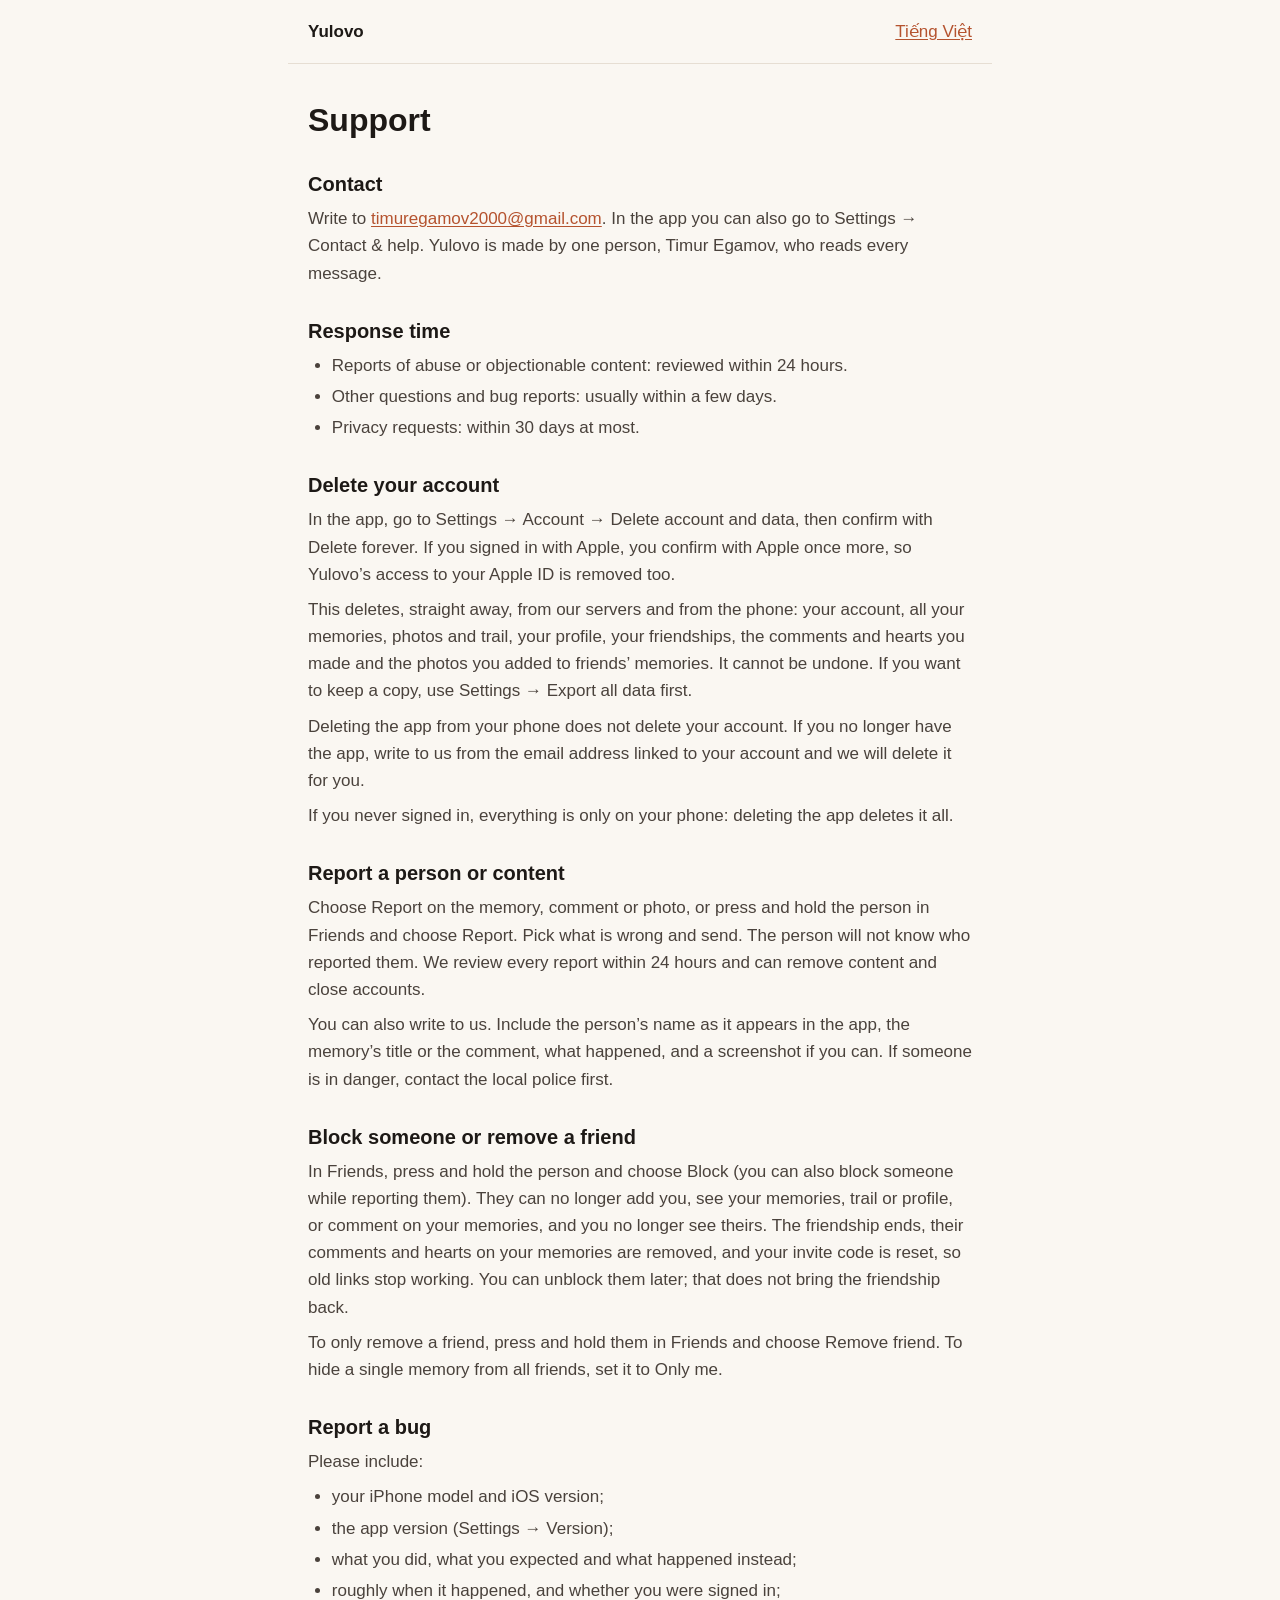
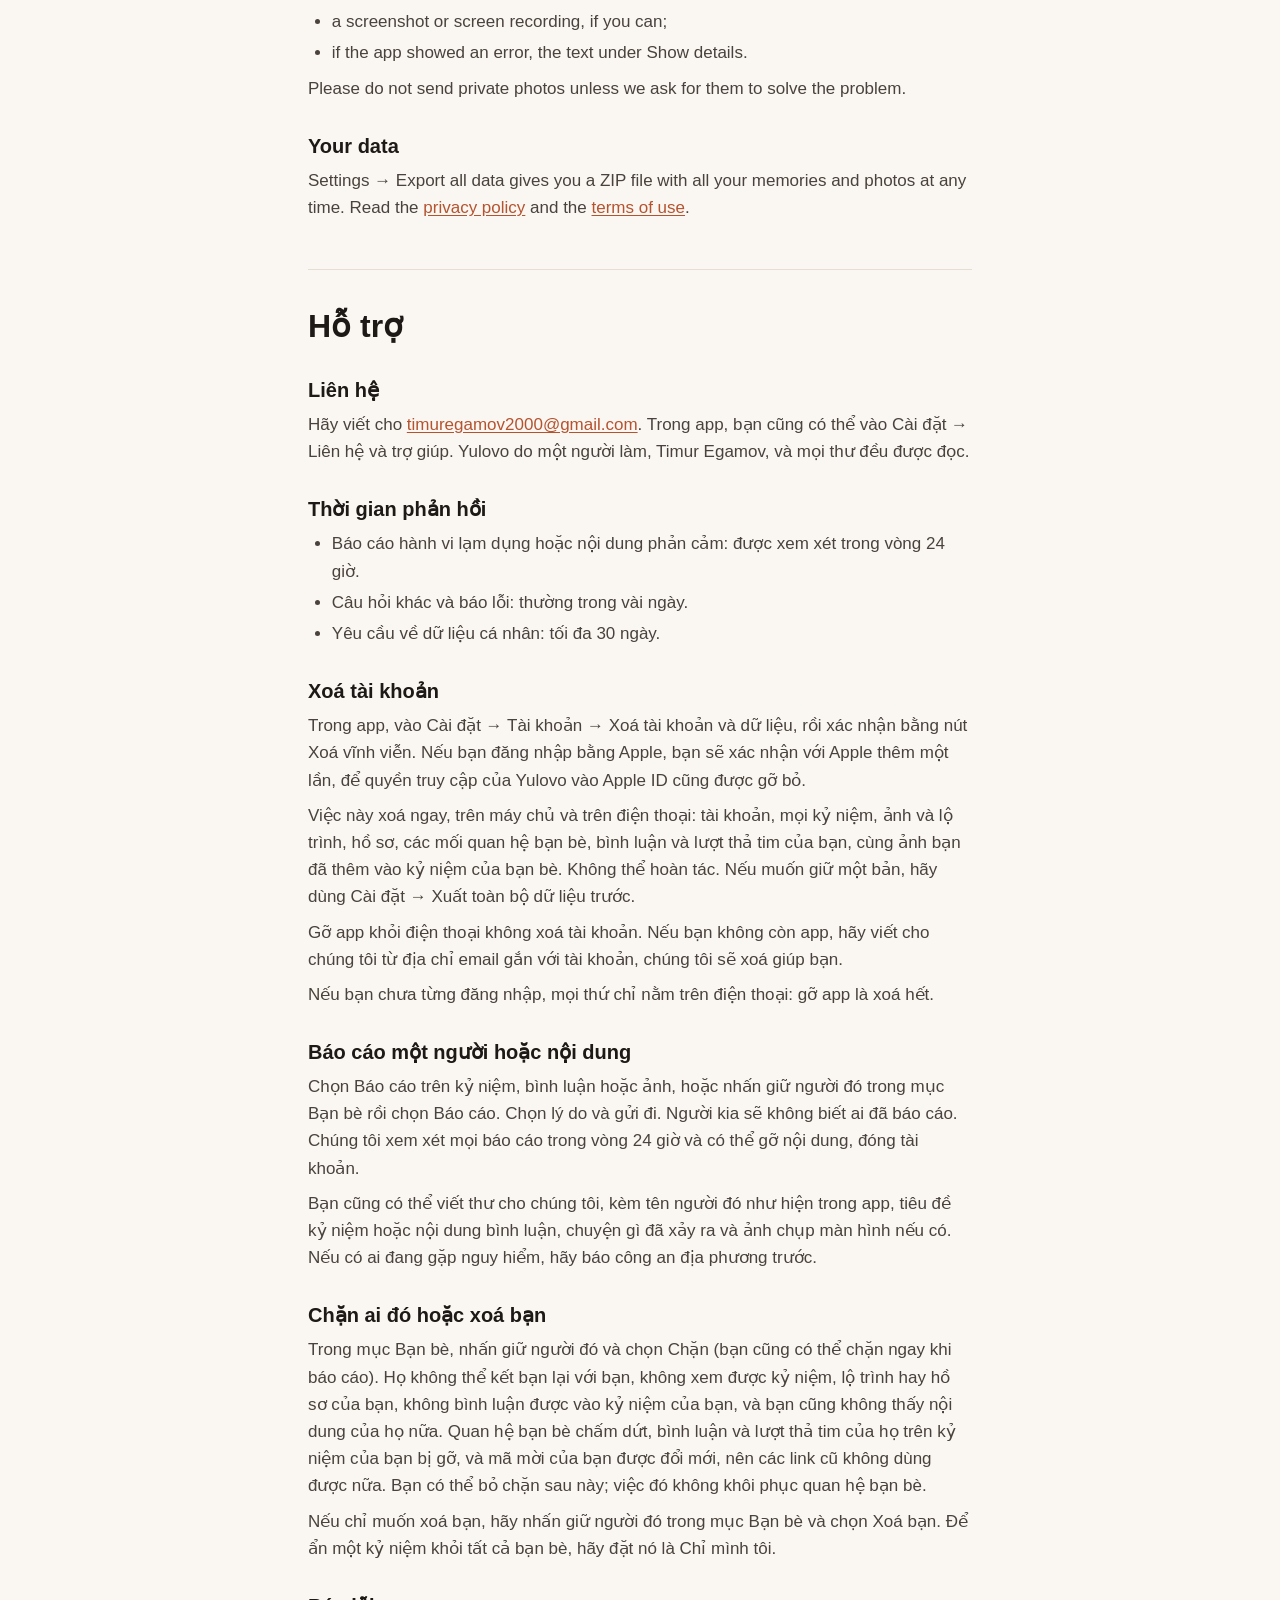
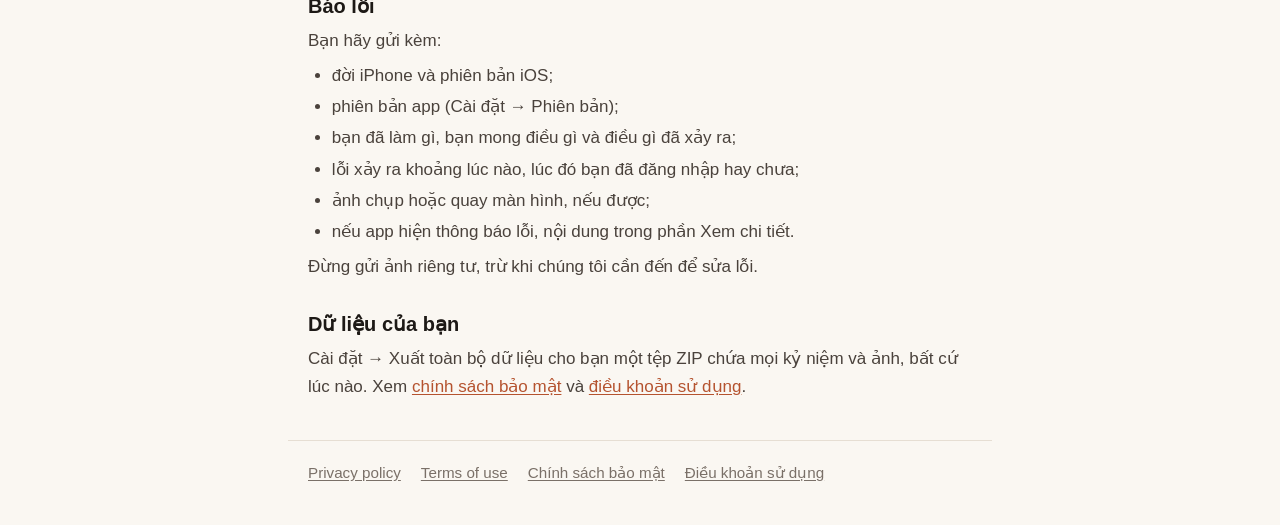
<file: support.html>
<!doctype html>
<html lang="en">
<head>
  <meta charset="utf-8">
  <meta name="viewport" content="width=device-width, initial-scale=1">
  <meta name="color-scheme" content="light dark">
  <title>Support · Yulovo</title>
  <meta name="description" content="Help with Yulovo: contact, deleting your account, reporting and blocking, bug reports.">
  <link rel="stylesheet" href="style.css">
</head>
<body>
  <header class="top">
    <a class="brand" href="index.html">Yulovo</a>
    <a class="lang" href="#vi" hreflang="vi" lang="vi">Tiếng Việt</a>
  </header>
  <main>
    <section class="lang-block" lang="en">
      <h1>Support</h1>

      <h2 id="contact">Contact</h2>
      <p>Write to <a href="mailto:timuregamov2000@gmail.com">timuregamov2000@gmail.com</a>. In the app you can also go to Settings → Contact &amp; help. Yulovo is made by one person, Timur Egamov, who reads every message.</p>

      <h2 id="response-time">Response time</h2>
      <ul>
        <li>Reports of abuse or objectionable content: reviewed within 24 hours.</li>
        <li>Other questions and bug reports: usually within a few days.</li>
        <li>Privacy requests: within 30 days at most.</li>
      </ul>

      <h2 id="delete-account">Delete your account</h2>
      <p>In the app, go to Settings → Account → Delete account and data, then confirm with Delete forever. If you signed in with Apple, you confirm with Apple once more, so Yulovo’s access to your Apple ID is removed too.</p>
      <p>This deletes, straight away, from our servers and from the phone: your account, all your memories, photos and trail, your profile, your friendships, the comments and hearts you made and the photos you added to friends’ memories. It cannot be undone. If you want to keep a copy, use Settings → Export all data first.</p>
      <p>Deleting the app from your phone does not delete your account. If you no longer have the app, write to us from the email address linked to your account and we will delete it for you.</p>
      <p>If you never signed in, everything is only on your phone: deleting the app deletes it all.</p>

      <h2 id="report">Report a person or content</h2>
      <p>Choose Report on the memory, comment or photo, or press and hold the person in Friends and choose Report. Pick what is wrong and send. The person will not know who reported them. We review every report within 24 hours and can remove content and close accounts.</p>
      <p>You can also write to us. Include the person’s name as it appears in the app, the memory’s title or the comment, what happened, and a screenshot if you can. If someone is in danger, contact the local police first.</p>

      <h2 id="block">Block someone or remove a friend</h2>
      <p>In Friends, press and hold the person and choose Block (you can also block someone while reporting them). They can no longer add you, see your memories, trail or profile, or comment on your memories, and you no longer see theirs. The friendship ends, their comments and hearts on your memories are removed, and your invite code is reset, so old links stop working. You can unblock them later; that does not bring the friendship back.</p>
      <p>To only remove a friend, press and hold them in Friends and choose Remove friend. To hide a single memory from all friends, set it to Only me.</p>

      <h2 id="bug-report">Report a bug</h2>
      <p>Please include:</p>
      <ul>
        <li>your iPhone model and iOS version;</li>
        <li>the app version (Settings → Version);</li>
        <li>what you did, what you expected and what happened instead;</li>
        <li>roughly when it happened, and whether you were signed in;</li>
        <li>a screenshot or screen recording, if you can;</li>
        <li>if the app showed an error, the text under Show details.</li>
      </ul>
      <p>Please do not send private photos unless we ask for them to solve the problem.</p>

      <h2 id="privacy">Your data</h2>
      <p>Settings → Export all data gives you a ZIP file with all your memories and photos at any time. Read the <a href="privacy.html">privacy policy</a> and the <a href="terms.html">terms of use</a>.</p>
    </section>

    <section class="lang-block" id="vi" lang="vi">
      <h1>Hỗ trợ</h1>

      <h2 id="lien-he">Liên hệ</h2>
      <p>Hãy viết cho <a href="mailto:timuregamov2000@gmail.com">timuregamov2000@gmail.com</a>. Trong app, bạn cũng có thể vào Cài đặt → Liên hệ và trợ giúp. Yulovo do một người làm, Timur Egamov, và mọi thư đều được đọc.</p>

      <h2 id="thoi-gian-phan-hoi">Thời gian phản hồi</h2>
      <ul>
        <li>Báo cáo hành vi lạm dụng hoặc nội dung phản cảm: được xem xét trong vòng 24 giờ.</li>
        <li>Câu hỏi khác và báo lỗi: thường trong vài ngày.</li>
        <li>Yêu cầu về dữ liệu cá nhân: tối đa 30 ngày.</li>
      </ul>

      <h2 id="xoa-tai-khoan">Xoá tài khoản</h2>
      <p>Trong app, vào Cài đặt → Tài khoản → Xoá tài khoản và dữ liệu, rồi xác nhận bằng nút Xoá vĩnh viễn. Nếu bạn đăng nhập bằng Apple, bạn sẽ xác nhận với Apple thêm một lần, để quyền truy cập của Yulovo vào Apple ID cũng được gỡ bỏ.</p>
      <p>Việc này xoá ngay, trên máy chủ và trên điện thoại: tài khoản, mọi kỷ niệm, ảnh và lộ trình, hồ sơ, các mối quan hệ bạn bè, bình luận và lượt thả tim của bạn, cùng ảnh bạn đã thêm vào kỷ niệm của bạn bè. Không thể hoàn tác. Nếu muốn giữ một bản, hãy dùng Cài đặt → Xuất toàn bộ dữ liệu trước.</p>
      <p>Gỡ app khỏi điện thoại không xoá tài khoản. Nếu bạn không còn app, hãy viết cho chúng tôi từ địa chỉ email gắn với tài khoản, chúng tôi sẽ xoá giúp bạn.</p>
      <p>Nếu bạn chưa từng đăng nhập, mọi thứ chỉ nằm trên điện thoại: gỡ app là xoá hết.</p>

      <h2 id="bao-cao">Báo cáo một người hoặc nội dung</h2>
      <p>Chọn Báo cáo trên kỷ niệm, bình luận hoặc ảnh, hoặc nhấn giữ người đó trong mục Bạn bè rồi chọn Báo cáo. Chọn lý do và gửi đi. Người kia sẽ không biết ai đã báo cáo. Chúng tôi xem xét mọi báo cáo trong vòng 24 giờ và có thể gỡ nội dung, đóng tài khoản.</p>
      <p>Bạn cũng có thể viết thư cho chúng tôi, kèm tên người đó như hiện trong app, tiêu đề kỷ niệm hoặc nội dung bình luận, chuyện gì đã xảy ra và ảnh chụp màn hình nếu có. Nếu có ai đang gặp nguy hiểm, hãy báo công an địa phương trước.</p>

      <h2 id="chan">Chặn ai đó hoặc xoá bạn</h2>
      <p>Trong mục Bạn bè, nhấn giữ người đó và chọn Chặn (bạn cũng có thể chặn ngay khi báo cáo). Họ không thể kết bạn lại với bạn, không xem được kỷ niệm, lộ trình hay hồ sơ của bạn, không bình luận được vào kỷ niệm của bạn, và bạn cũng không thấy nội dung của họ nữa. Quan hệ bạn bè chấm dứt, bình luận và lượt thả tim của họ trên kỷ niệm của bạn bị gỡ, và mã mời của bạn được đổi mới, nên các link cũ không dùng được nữa. Bạn có thể bỏ chặn sau này; việc đó không khôi phục quan hệ bạn bè.</p>
      <p>Nếu chỉ muốn xoá bạn, hãy nhấn giữ người đó trong mục Bạn bè và chọn Xoá bạn. Để ẩn một kỷ niệm khỏi tất cả bạn bè, hãy đặt nó là Chỉ mình tôi.</p>

      <h2 id="bao-loi">Báo lỗi</h2>
      <p>Bạn hãy gửi kèm:</p>
      <ul>
        <li>đời iPhone và phiên bản iOS;</li>
        <li>phiên bản app (Cài đặt → Phiên bản);</li>
        <li>bạn đã làm gì, bạn mong điều gì và điều gì đã xảy ra;</li>
        <li>lỗi xảy ra khoảng lúc nào, lúc đó bạn đã đăng nhập hay chưa;</li>
        <li>ảnh chụp hoặc quay màn hình, nếu được;</li>
        <li>nếu app hiện thông báo lỗi, nội dung trong phần Xem chi tiết.</li>
      </ul>
      <p>Đừng gửi ảnh riêng tư, trừ khi chúng tôi cần đến để sửa lỗi.</p>

      <h2 id="du-lieu">Dữ liệu của bạn</h2>
      <p>Cài đặt → Xuất toàn bộ dữ liệu cho bạn một tệp ZIP chứa mọi kỷ niệm và ảnh, bất cứ lúc nào. Xem <a href="privacy-vi.html">chính sách bảo mật</a> và <a href="terms-vi.html">điều khoản sử dụng</a>.</p>
    </section>
  </main>
  <footer>
    <a href="privacy.html">Privacy policy</a>
    <a href="terms.html">Terms of use</a>
    <a href="privacy-vi.html" lang="vi">Chính sách bảo mật</a>
    <a href="terms-vi.html" lang="vi">Điều khoản sử dụng</a>
  </footer>
</body>
</html>
</file>
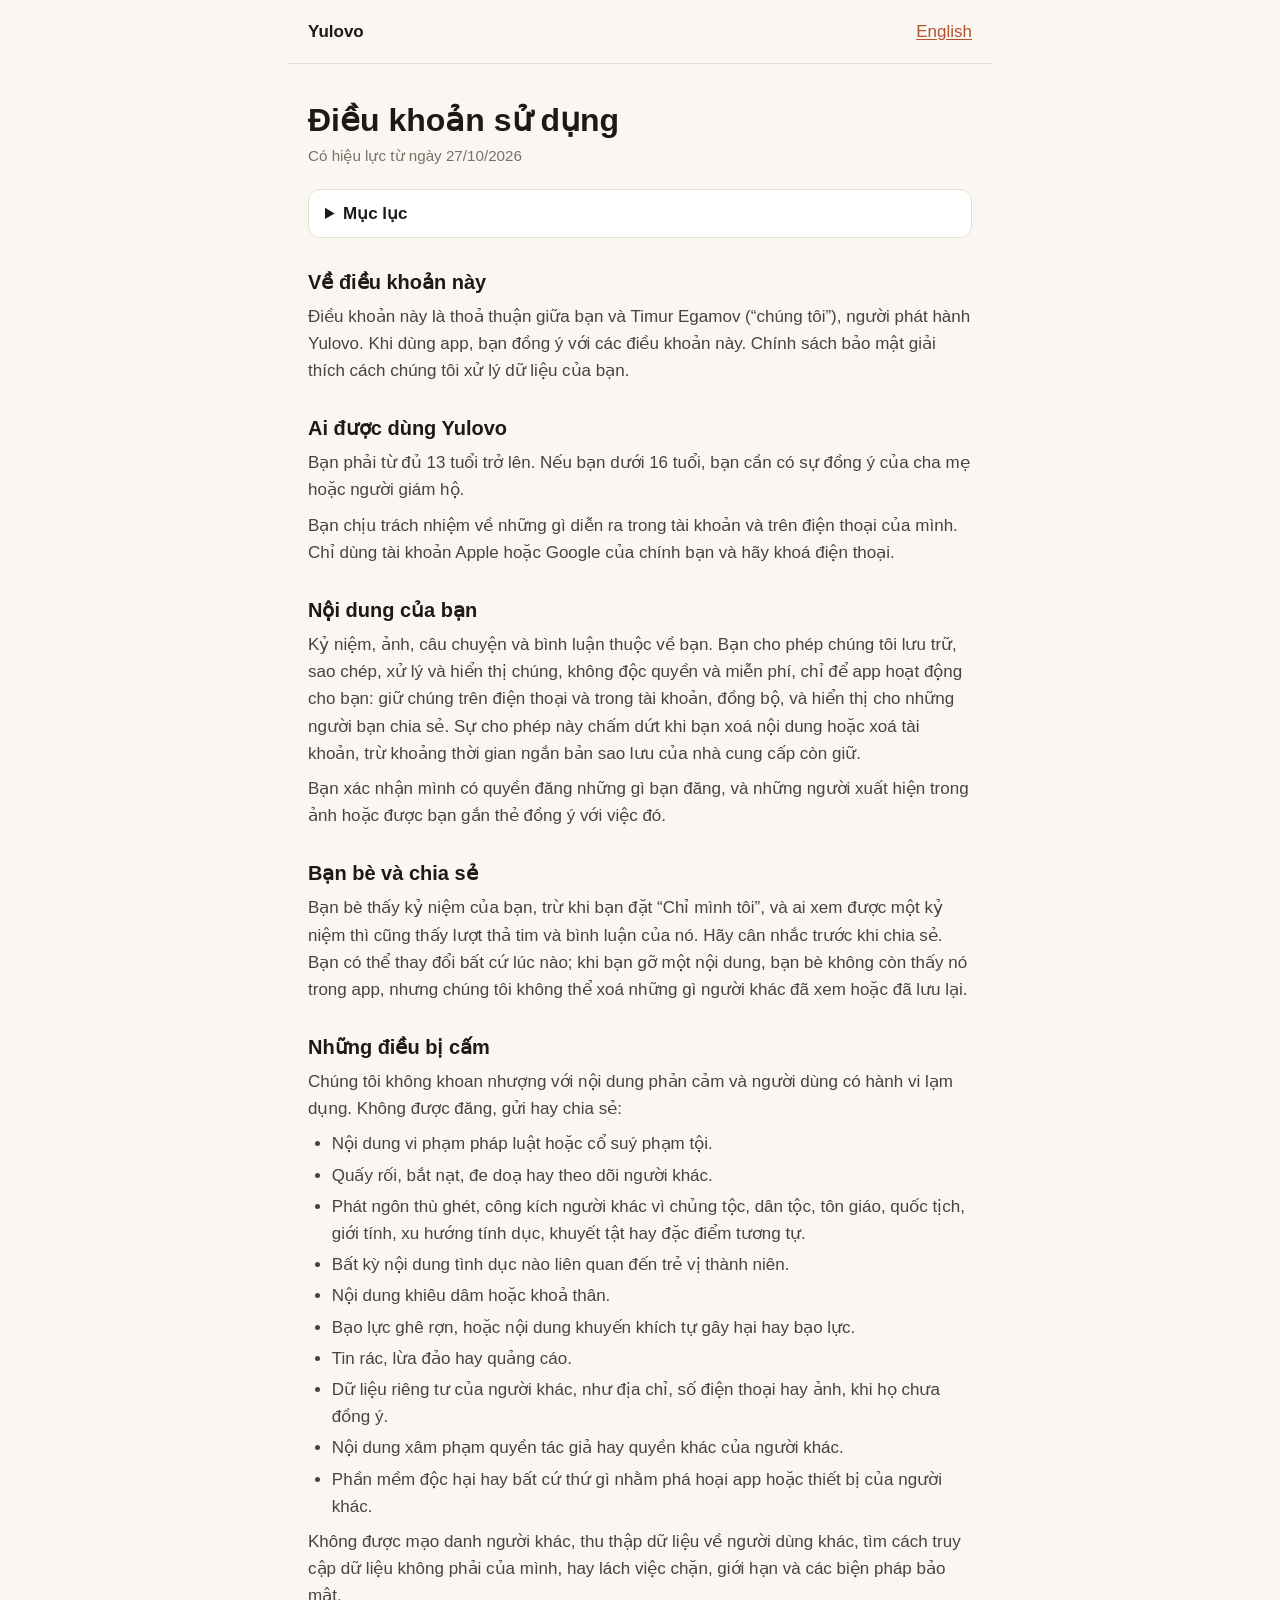
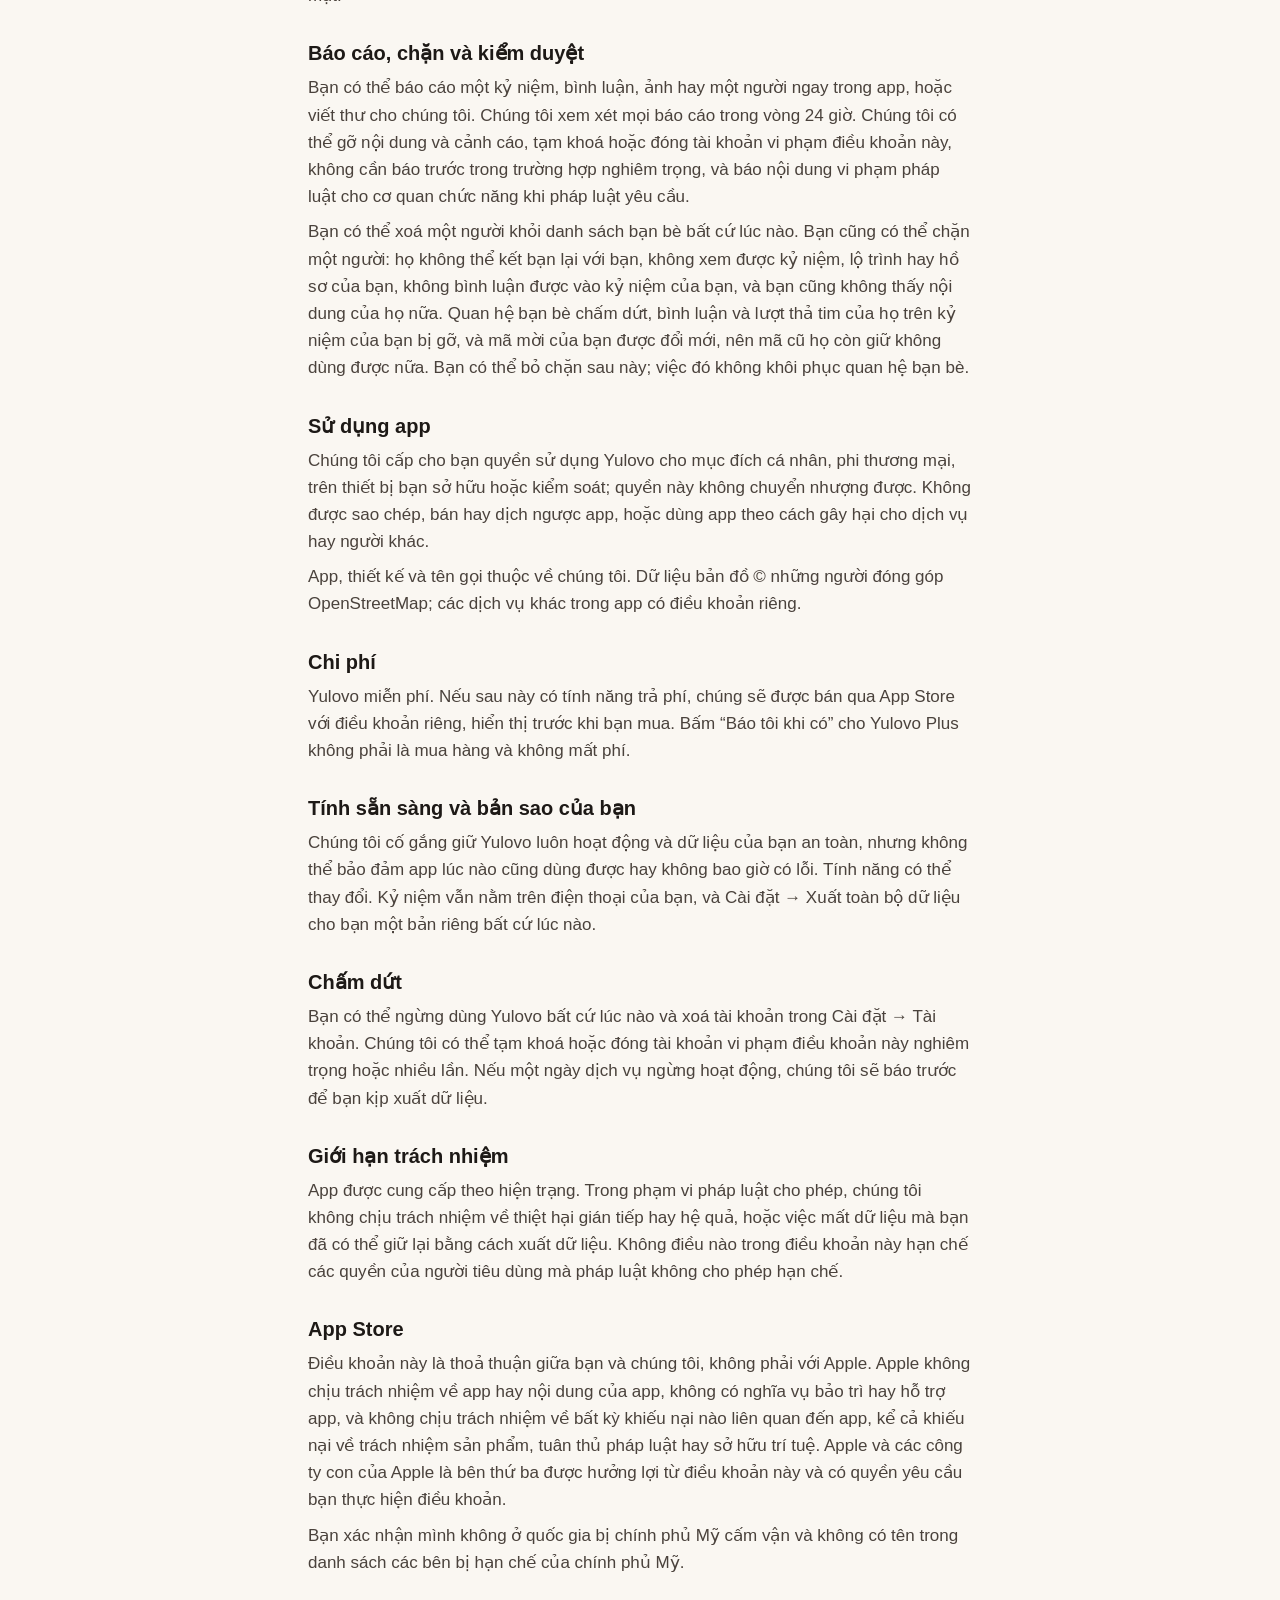
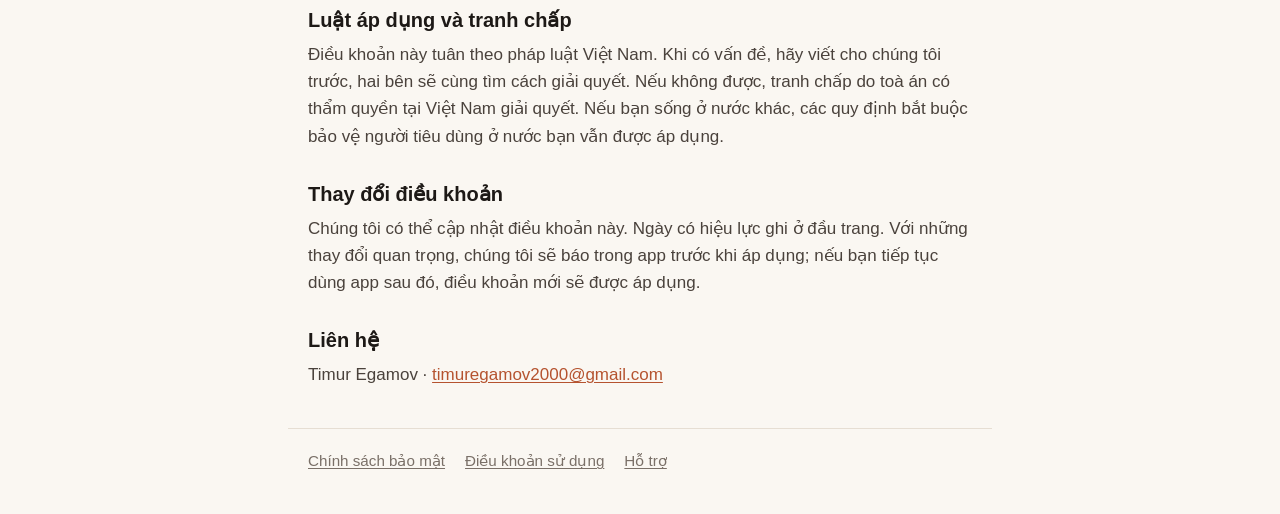
<file: terms-vi.html>
<!doctype html>
<html lang="vi">
<head>
  <meta charset="utf-8">
  <meta name="viewport" content="width=device-width, initial-scale=1">
  <meta name="color-scheme" content="light dark">
  <title>Điều khoản sử dụng · Yulovo</title>
  <link rel="stylesheet" href="style.css">
  <link rel="alternate" hreflang="en" href="terms.html">
</head>
<body>
  <header class="top">
    <a class="brand" href="index.html">Yulovo</a>
    <a class="lang" href="terms.html" hreflang="en" lang="en">English</a>
  </header>
  <main>
    <h1>Điều khoản sử dụng</h1>
    <p class="updated">Có hiệu lực từ ngày 27/10/2026</p>
    <nav class="toc" aria-label="Mục lục">
      <details>
        <summary>Mục lục</summary>
        <ol>
          <li><a href="#ve-dieu-khoan-nay">Về điều khoản này</a></li>
          <li><a href="#ai-duoc-dung-yulovo">Ai được dùng Yulovo</a></li>
          <li><a href="#noi-dung-cua-ban">Nội dung của bạn</a></li>
          <li><a href="#ban-be-va-chia-se">Bạn bè và chia sẻ</a></li>
          <li><a href="#nhung-dieu-bi-cam">Những điều bị cấm</a></li>
          <li><a href="#bao-cao-chan-va-kiem-duyet">Báo cáo, chặn và kiểm duyệt</a></li>
          <li><a href="#su-dung-app">Sử dụng app</a></li>
          <li><a href="#chi-phi">Chi phí</a></li>
          <li><a href="#tinh-san-sang-va-ban-sao-cua-ban">Tính sẵn sàng và bản sao của bạn</a></li>
          <li><a href="#cham-dut">Chấm dứt</a></li>
          <li><a href="#gioi-han-trach-nhiem">Giới hạn trách nhiệm</a></li>
          <li><a href="#app-store">App Store</a></li>
          <li><a href="#luat-ap-dung-va-tranh-chap">Luật áp dụng và tranh chấp</a></li>
          <li><a href="#thay-doi-dieu-khoan">Thay đổi điều khoản</a></li>
          <li><a href="#lien-he">Liên hệ</a></li>
        </ol>
      </details>
    </nav>
    <section id="ve-dieu-khoan-nay">
      <h2>Về điều khoản này</h2>
      <p>Điều khoản này là thoả thuận giữa bạn và Timur Egamov (“chúng tôi”), người phát hành Yulovo. Khi dùng app, bạn đồng ý với các điều khoản này. Chính sách bảo mật giải thích cách chúng tôi xử lý dữ liệu của bạn.</p>
    </section>
    <section id="ai-duoc-dung-yulovo">
      <h2>Ai được dùng Yulovo</h2>
      <p>Bạn phải từ đủ 13 tuổi trở lên. Nếu bạn dưới 16 tuổi, bạn cần có sự đồng ý của cha mẹ hoặc người giám hộ.</p>
      <p>Bạn chịu trách nhiệm về những gì diễn ra trong tài khoản và trên điện thoại của mình. Chỉ dùng tài khoản Apple hoặc Google của chính bạn và hãy khoá điện thoại.</p>
    </section>
    <section id="noi-dung-cua-ban">
      <h2>Nội dung của bạn</h2>
      <p>Kỷ niệm, ảnh, câu chuyện và bình luận thuộc về bạn. Bạn cho phép chúng tôi lưu trữ, sao chép, xử lý và hiển thị chúng, không độc quyền và miễn phí, chỉ để app hoạt động cho bạn: giữ chúng trên điện thoại và trong tài khoản, đồng bộ, và hiển thị cho những người bạn chia sẻ. Sự cho phép này chấm dứt khi bạn xoá nội dung hoặc xoá tài khoản, trừ khoảng thời gian ngắn bản sao lưu của nhà cung cấp còn giữ.</p>
      <p>Bạn xác nhận mình có quyền đăng những gì bạn đăng, và những người xuất hiện trong ảnh hoặc được bạn gắn thẻ đồng ý với việc đó.</p>
    </section>
    <section id="ban-be-va-chia-se">
      <h2>Bạn bè và chia sẻ</h2>
      <p>Bạn bè thấy kỷ niệm của bạn, trừ khi bạn đặt “Chỉ mình tôi”, và ai xem được một kỷ niệm thì cũng thấy lượt thả tim và bình luận của nó. Hãy cân nhắc trước khi chia sẻ. Bạn có thể thay đổi bất cứ lúc nào; khi bạn gỡ một nội dung, bạn bè không còn thấy nó trong app, nhưng chúng tôi không thể xoá những gì người khác đã xem hoặc đã lưu lại.</p>
    </section>
    <section id="nhung-dieu-bi-cam">
      <h2>Những điều bị cấm</h2>
      <p>Chúng tôi không khoan nhượng với nội dung phản cảm và người dùng có hành vi lạm dụng. Không được đăng, gửi hay chia sẻ:</p>
      <ul>
        <li>Nội dung vi phạm pháp luật hoặc cổ suý phạm tội.</li>
        <li>Quấy rối, bắt nạt, đe doạ hay theo dõi người khác.</li>
        <li>Phát ngôn thù ghét, công kích người khác vì chủng tộc, dân tộc, tôn giáo, quốc tịch, giới tính, xu hướng tính dục, khuyết tật hay đặc điểm tương tự.</li>
        <li>Bất kỳ nội dung tình dục nào liên quan đến trẻ vị thành niên.</li>
        <li>Nội dung khiêu dâm hoặc khoả thân.</li>
        <li>Bạo lực ghê rợn, hoặc nội dung khuyến khích tự gây hại hay bạo lực.</li>
        <li>Tin rác, lừa đảo hay quảng cáo.</li>
        <li>Dữ liệu riêng tư của người khác, như địa chỉ, số điện thoại hay ảnh, khi họ chưa đồng ý.</li>
        <li>Nội dung xâm phạm quyền tác giả hay quyền khác của người khác.</li>
        <li>Phần mềm độc hại hay bất cứ thứ gì nhằm phá hoại app hoặc thiết bị của người khác.</li>
      </ul>
      <p>Không được mạo danh người khác, thu thập dữ liệu về người dùng khác, tìm cách truy cập dữ liệu không phải của mình, hay lách việc chặn, giới hạn và các biện pháp bảo mật.</p>
    </section>
    <section id="bao-cao-chan-va-kiem-duyet">
      <h2>Báo cáo, chặn và kiểm duyệt</h2>
      <p>Bạn có thể báo cáo một kỷ niệm, bình luận, ảnh hay một người ngay trong app, hoặc viết thư cho chúng tôi. Chúng tôi xem xét mọi báo cáo trong vòng 24 giờ. Chúng tôi có thể gỡ nội dung và cảnh cáo, tạm khoá hoặc đóng tài khoản vi phạm điều khoản này, không cần báo trước trong trường hợp nghiêm trọng, và báo nội dung vi phạm pháp luật cho cơ quan chức năng khi pháp luật yêu cầu.</p>
      <p>Bạn có thể xoá một người khỏi danh sách bạn bè bất cứ lúc nào. Bạn cũng có thể chặn một người: họ không thể kết bạn lại với bạn, không xem được kỷ niệm, lộ trình hay hồ sơ của bạn, không bình luận được vào kỷ niệm của bạn, và bạn cũng không thấy nội dung của họ nữa. Quan hệ bạn bè chấm dứt, bình luận và lượt thả tim của họ trên kỷ niệm của bạn bị gỡ, và mã mời của bạn được đổi mới, nên mã cũ họ còn giữ không dùng được nữa. Bạn có thể bỏ chặn sau này; việc đó không khôi phục quan hệ bạn bè.</p>
    </section>
    <section id="su-dung-app">
      <h2>Sử dụng app</h2>
      <p>Chúng tôi cấp cho bạn quyền sử dụng Yulovo cho mục đích cá nhân, phi thương mại, trên thiết bị bạn sở hữu hoặc kiểm soát; quyền này không chuyển nhượng được. Không được sao chép, bán hay dịch ngược app, hoặc dùng app theo cách gây hại cho dịch vụ hay người khác.</p>
      <p>App, thiết kế và tên gọi thuộc về chúng tôi. Dữ liệu bản đồ © những người đóng góp OpenStreetMap; các dịch vụ khác trong app có điều khoản riêng.</p>
    </section>
    <section id="chi-phi">
      <h2>Chi phí</h2>
      <p>Yulovo miễn phí. Nếu sau này có tính năng trả phí, chúng sẽ được bán qua App Store với điều khoản riêng, hiển thị trước khi bạn mua. Bấm “Báo tôi khi có” cho Yulovo Plus không phải là mua hàng và không mất phí.</p>
    </section>
    <section id="tinh-san-sang-va-ban-sao-cua-ban">
      <h2>Tính sẵn sàng và bản sao của bạn</h2>
      <p>Chúng tôi cố gắng giữ Yulovo luôn hoạt động và dữ liệu của bạn an toàn, nhưng không thể bảo đảm app lúc nào cũng dùng được hay không bao giờ có lỗi. Tính năng có thể thay đổi. Kỷ niệm vẫn nằm trên điện thoại của bạn, và Cài đặt → Xuất toàn bộ dữ liệu cho bạn một bản riêng bất cứ lúc nào.</p>
    </section>
    <section id="cham-dut">
      <h2>Chấm dứt</h2>
      <p>Bạn có thể ngừng dùng Yulovo bất cứ lúc nào và xoá tài khoản trong Cài đặt → Tài khoản. Chúng tôi có thể tạm khoá hoặc đóng tài khoản vi phạm điều khoản này nghiêm trọng hoặc nhiều lần. Nếu một ngày dịch vụ ngừng hoạt động, chúng tôi sẽ báo trước để bạn kịp xuất dữ liệu.</p>
    </section>
    <section id="gioi-han-trach-nhiem">
      <h2>Giới hạn trách nhiệm</h2>
      <p>App được cung cấp theo hiện trạng. Trong phạm vi pháp luật cho phép, chúng tôi không chịu trách nhiệm về thiệt hại gián tiếp hay hệ quả, hoặc việc mất dữ liệu mà bạn đã có thể giữ lại bằng cách xuất dữ liệu. Không điều nào trong điều khoản này hạn chế các quyền của người tiêu dùng mà pháp luật không cho phép hạn chế.</p>
    </section>
    <section id="app-store">
      <h2>App Store</h2>
      <p>Điều khoản này là thoả thuận giữa bạn và chúng tôi, không phải với Apple. Apple không chịu trách nhiệm về app hay nội dung của app, không có nghĩa vụ bảo trì hay hỗ trợ app, và không chịu trách nhiệm về bất kỳ khiếu nại nào liên quan đến app, kể cả khiếu nại về trách nhiệm sản phẩm, tuân thủ pháp luật hay sở hữu trí tuệ. Apple và các công ty con của Apple là bên thứ ba được hưởng lợi từ điều khoản này và có quyền yêu cầu bạn thực hiện điều khoản.</p>
      <p>Bạn xác nhận mình không ở quốc gia bị chính phủ Mỹ cấm vận và không có tên trong danh sách các bên bị hạn chế của chính phủ Mỹ.</p>
    </section>
    <section id="luat-ap-dung-va-tranh-chap">
      <h2>Luật áp dụng và tranh chấp</h2>
      <p>Điều khoản này tuân theo pháp luật Việt Nam. Khi có vấn đề, hãy viết cho chúng tôi trước, hai bên sẽ cùng tìm cách giải quyết. Nếu không được, tranh chấp do toà án có thẩm quyền tại Việt Nam giải quyết. Nếu bạn sống ở nước khác, các quy định bắt buộc bảo vệ người tiêu dùng ở nước bạn vẫn được áp dụng.</p>
    </section>
    <section id="thay-doi-dieu-khoan">
      <h2>Thay đổi điều khoản</h2>
      <p>Chúng tôi có thể cập nhật điều khoản này. Ngày có hiệu lực ghi ở đầu trang. Với những thay đổi quan trọng, chúng tôi sẽ báo trong app trước khi áp dụng; nếu bạn tiếp tục dùng app sau đó, điều khoản mới sẽ được áp dụng.</p>
    </section>
    <section id="lien-he">
      <h2>Liên hệ</h2>
      <p>Timur Egamov · <a href="mailto:timuregamov2000@gmail.com">timuregamov2000@gmail.com</a></p>
    </section>
  </main>
  <footer>
    <a href="privacy-vi.html">Chính sách bảo mật</a>
    <a href="terms-vi.html">Điều khoản sử dụng</a>
    <a href="support.html#vi">Hỗ trợ</a>
  </footer>
</body>
</html>
</file>
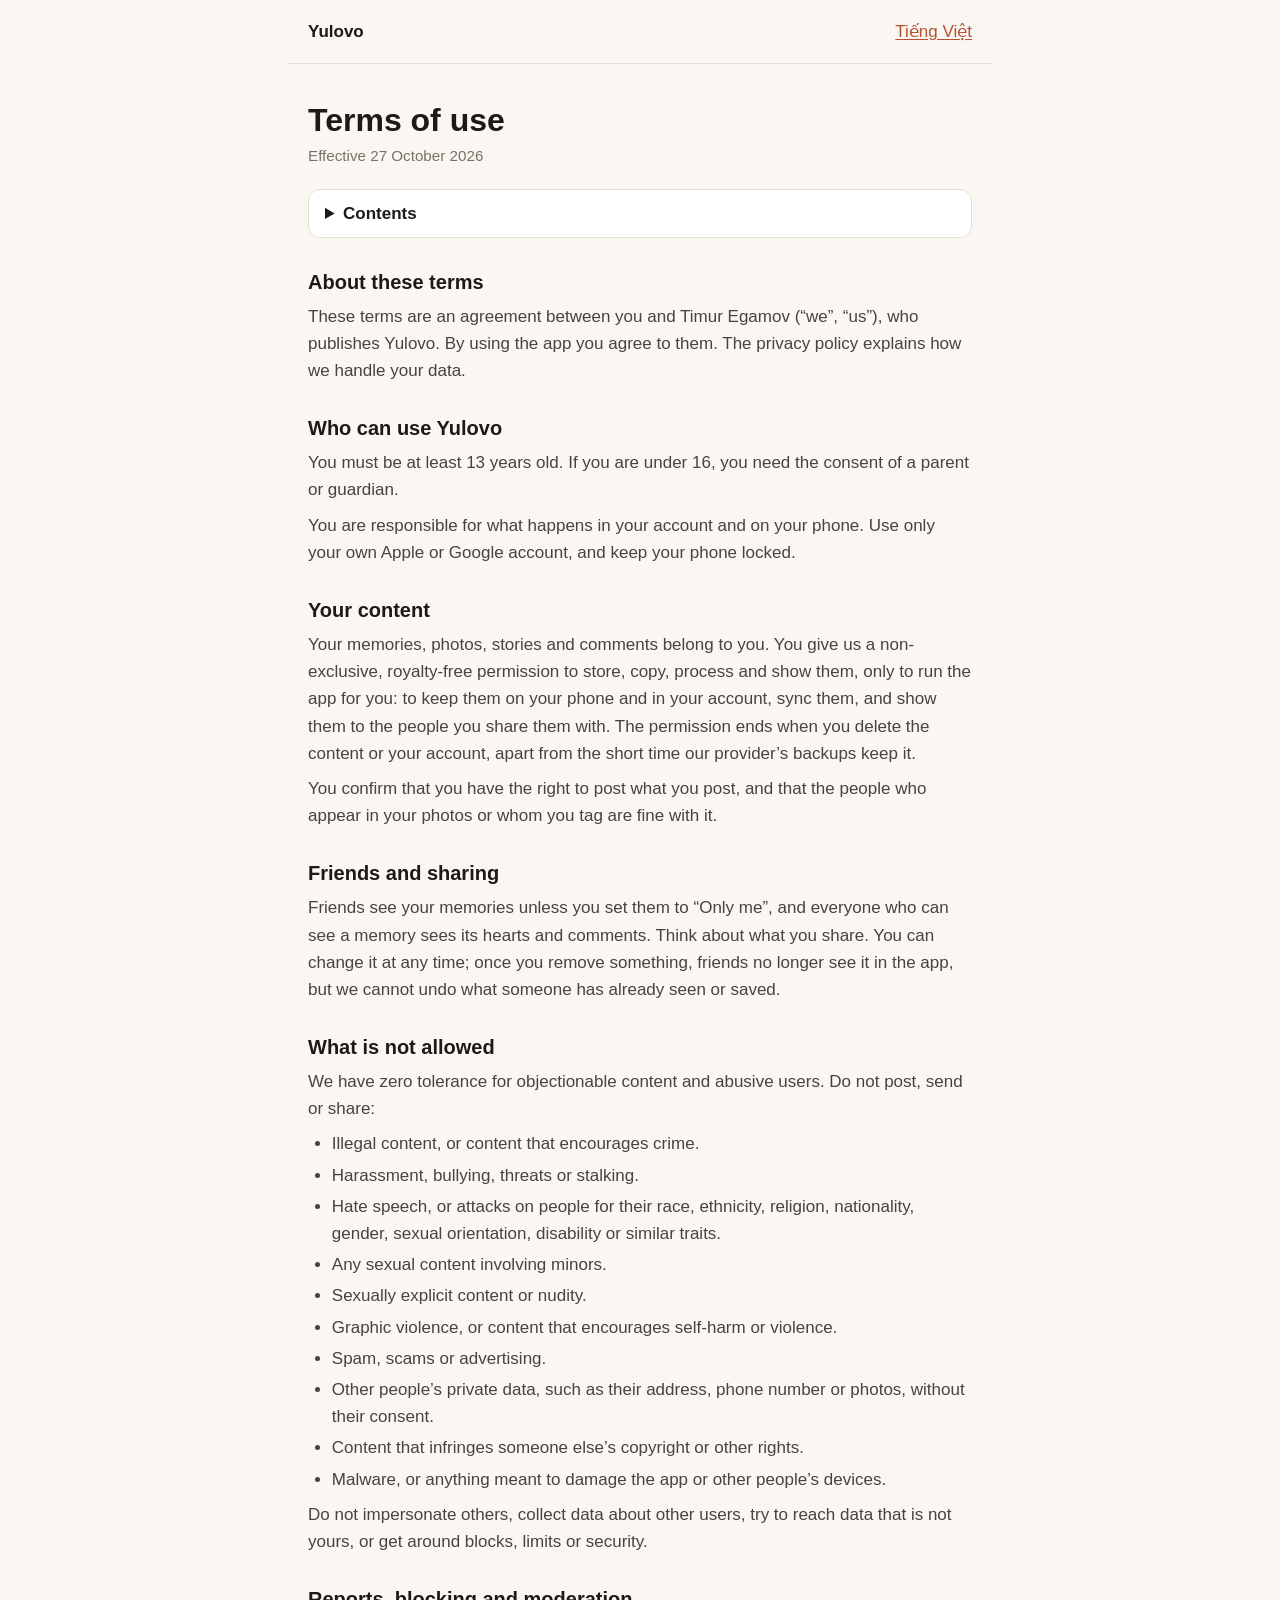
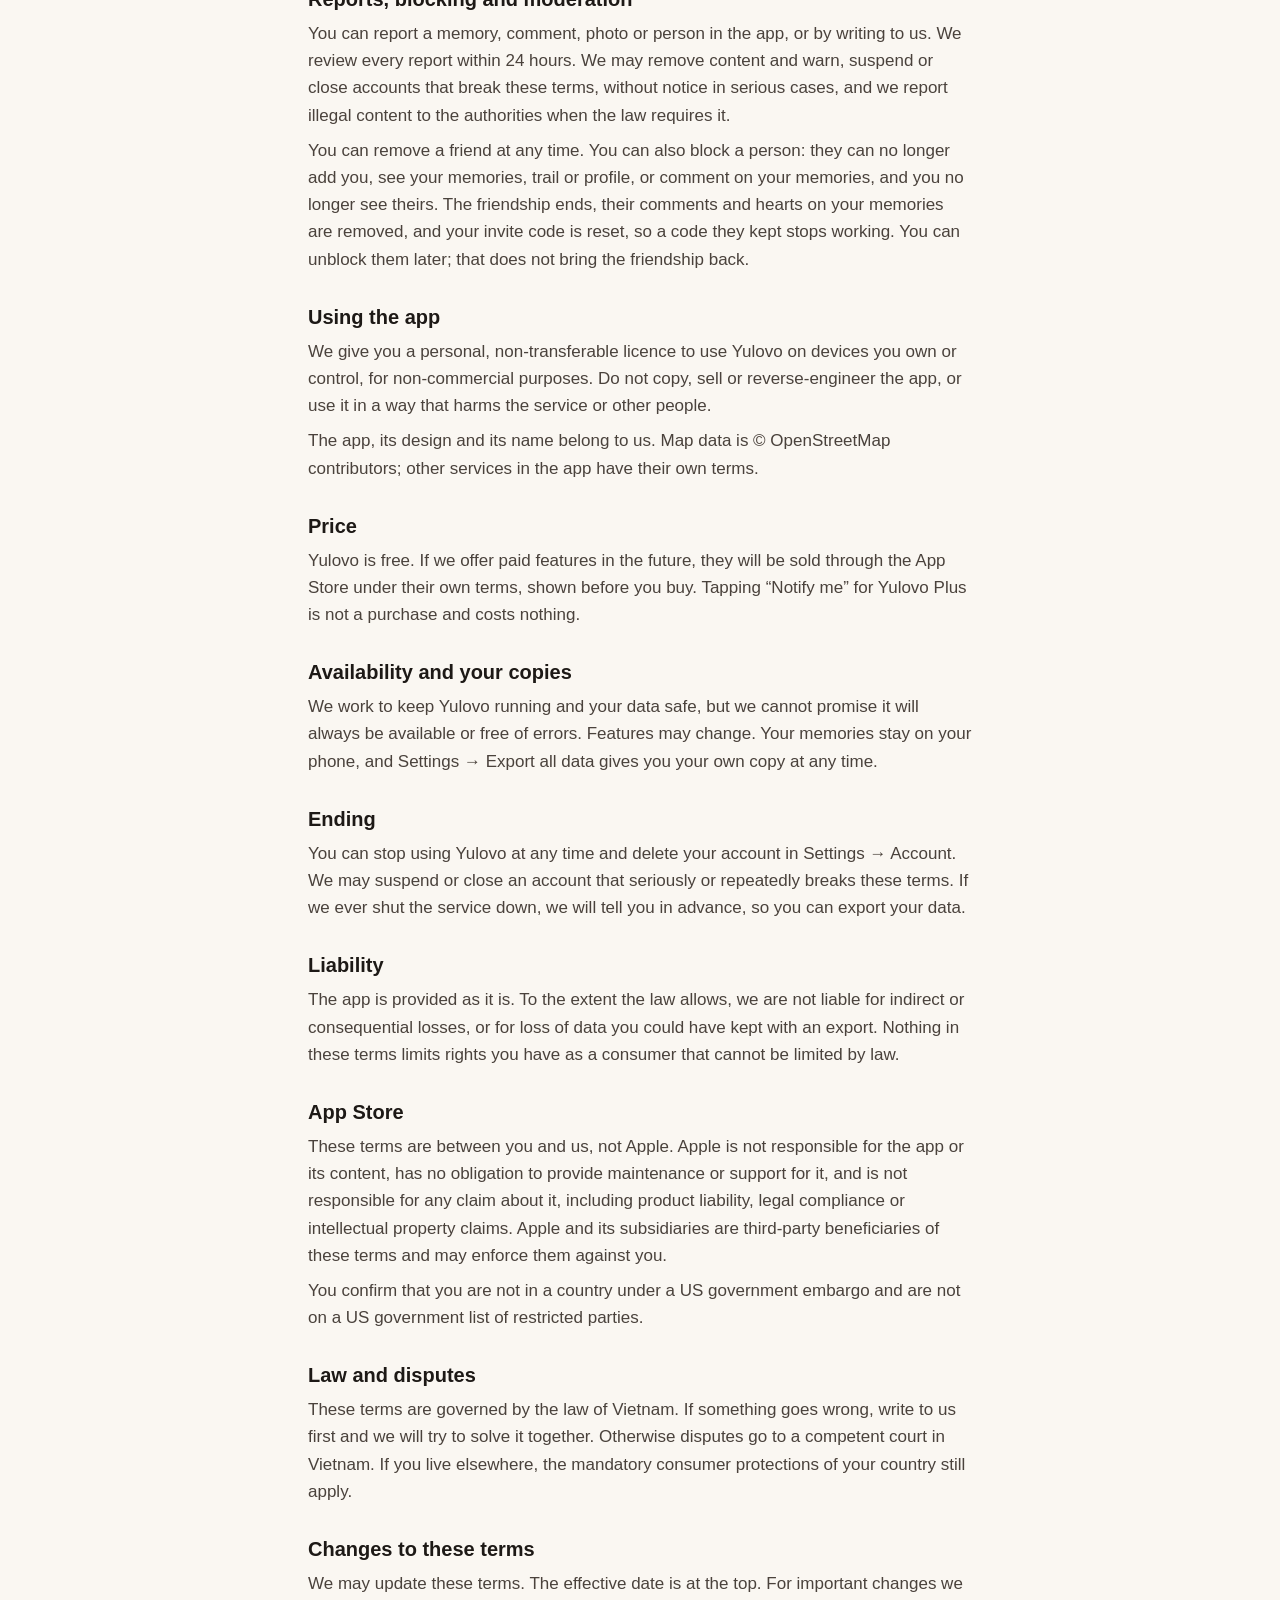
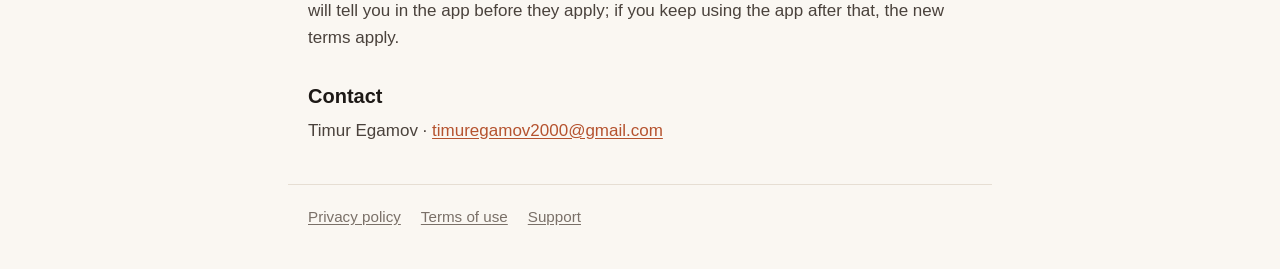
<file: terms.html>
<!doctype html>
<html lang="en">
<head>
  <meta charset="utf-8">
  <meta name="viewport" content="width=device-width, initial-scale=1">
  <meta name="color-scheme" content="light dark">
  <title>Terms of use · Yulovo</title>
  <link rel="stylesheet" href="style.css">
  <link rel="alternate" hreflang="vi" href="terms-vi.html">
</head>
<body>
  <header class="top">
    <a class="brand" href="index.html">Yulovo</a>
    <a class="lang" href="terms-vi.html" hreflang="vi" lang="vi">Tiếng Việt</a>
  </header>
  <main>
    <h1>Terms of use</h1>
    <p class="updated">Effective 27 October 2026</p>
    <nav class="toc" aria-label="Contents">
      <details>
        <summary>Contents</summary>
        <ol>
          <li><a href="#about-these-terms">About these terms</a></li>
          <li><a href="#who-can-use-yulovo">Who can use Yulovo</a></li>
          <li><a href="#your-content">Your content</a></li>
          <li><a href="#friends-and-sharing">Friends and sharing</a></li>
          <li><a href="#what-is-not-allowed">What is not allowed</a></li>
          <li><a href="#reports-blocking-and-moderation">Reports, blocking and moderation</a></li>
          <li><a href="#using-the-app">Using the app</a></li>
          <li><a href="#price">Price</a></li>
          <li><a href="#availability-and-your-copies">Availability and your copies</a></li>
          <li><a href="#ending">Ending</a></li>
          <li><a href="#liability">Liability</a></li>
          <li><a href="#app-store">App Store</a></li>
          <li><a href="#law-and-disputes">Law and disputes</a></li>
          <li><a href="#changes-to-these-terms">Changes to these terms</a></li>
          <li><a href="#contact">Contact</a></li>
        </ol>
      </details>
    </nav>
    <section id="about-these-terms">
      <h2>About these terms</h2>
      <p>These terms are an agreement between you and Timur Egamov (“we”, “us”), who publishes Yulovo. By using the app you agree to them. The privacy policy explains how we handle your data.</p>
    </section>
    <section id="who-can-use-yulovo">
      <h2>Who can use Yulovo</h2>
      <p>You must be at least 13 years old. If you are under 16, you need the consent of a parent or guardian.</p>
      <p>You are responsible for what happens in your account and on your phone. Use only your own Apple or Google account, and keep your phone locked.</p>
    </section>
    <section id="your-content">
      <h2>Your content</h2>
      <p>Your memories, photos, stories and comments belong to you. You give us a non-exclusive, royalty-free permission to store, copy, process and show them, only to run the app for you: to keep them on your phone and in your account, sync them, and show them to the people you share them with. The permission ends when you delete the content or your account, apart from the short time our provider’s backups keep it.</p>
      <p>You confirm that you have the right to post what you post, and that the people who appear in your photos or whom you tag are fine with it.</p>
    </section>
    <section id="friends-and-sharing">
      <h2>Friends and sharing</h2>
      <p>Friends see your memories unless you set them to “Only me”, and everyone who can see a memory sees its hearts and comments. Think about what you share. You can change it at any time; once you remove something, friends no longer see it in the app, but we cannot undo what someone has already seen or saved.</p>
    </section>
    <section id="what-is-not-allowed">
      <h2>What is not allowed</h2>
      <p>We have zero tolerance for objectionable content and abusive users. Do not post, send or share:</p>
      <ul>
        <li>Illegal content, or content that encourages crime.</li>
        <li>Harassment, bullying, threats or stalking.</li>
        <li>Hate speech, or attacks on people for their race, ethnicity, religion, nationality, gender, sexual orientation, disability or similar traits.</li>
        <li>Any sexual content involving minors.</li>
        <li>Sexually explicit content or nudity.</li>
        <li>Graphic violence, or content that encourages self-harm or violence.</li>
        <li>Spam, scams or advertising.</li>
        <li>Other people’s private data, such as their address, phone number or photos, without their consent.</li>
        <li>Content that infringes someone else’s copyright or other rights.</li>
        <li>Malware, or anything meant to damage the app or other people’s devices.</li>
      </ul>
      <p>Do not impersonate others, collect data about other users, try to reach data that is not yours, or get around blocks, limits or security.</p>
    </section>
    <section id="reports-blocking-and-moderation">
      <h2>Reports, blocking and moderation</h2>
      <p>You can report a memory, comment, photo or person in the app, or by writing to us. We review every report within 24 hours. We may remove content and warn, suspend or close accounts that break these terms, without notice in serious cases, and we report illegal content to the authorities when the law requires it.</p>
      <p>You can remove a friend at any time. You can also block a person: they can no longer add you, see your memories, trail or profile, or comment on your memories, and you no longer see theirs. The friendship ends, their comments and hearts on your memories are removed, and your invite code is reset, so a code they kept stops working. You can unblock them later; that does not bring the friendship back.</p>
    </section>
    <section id="using-the-app">
      <h2>Using the app</h2>
      <p>We give you a personal, non-transferable licence to use Yulovo on devices you own or control, for non-commercial purposes. Do not copy, sell or reverse-engineer the app, or use it in a way that harms the service or other people.</p>
      <p>The app, its design and its name belong to us. Map data is © OpenStreetMap contributors; other services in the app have their own terms.</p>
    </section>
    <section id="price">
      <h2>Price</h2>
      <p>Yulovo is free. If we offer paid features in the future, they will be sold through the App Store under their own terms, shown before you buy. Tapping “Notify me” for Yulovo Plus is not a purchase and costs nothing.</p>
    </section>
    <section id="availability-and-your-copies">
      <h2>Availability and your copies</h2>
      <p>We work to keep Yulovo running and your data safe, but we cannot promise it will always be available or free of errors. Features may change. Your memories stay on your phone, and Settings → Export all data gives you your own copy at any time.</p>
    </section>
    <section id="ending">
      <h2>Ending</h2>
      <p>You can stop using Yulovo at any time and delete your account in Settings → Account. We may suspend or close an account that seriously or repeatedly breaks these terms. If we ever shut the service down, we will tell you in advance, so you can export your data.</p>
    </section>
    <section id="liability">
      <h2>Liability</h2>
      <p>The app is provided as it is. To the extent the law allows, we are not liable for indirect or consequential losses, or for loss of data you could have kept with an export. Nothing in these terms limits rights you have as a consumer that cannot be limited by law.</p>
    </section>
    <section id="app-store">
      <h2>App Store</h2>
      <p>These terms are between you and us, not Apple. Apple is not responsible for the app or its content, has no obligation to provide maintenance or support for it, and is not responsible for any claim about it, including product liability, legal compliance or intellectual property claims. Apple and its subsidiaries are third-party beneficiaries of these terms and may enforce them against you.</p>
      <p>You confirm that you are not in a country under a US government embargo and are not on a US government list of restricted parties.</p>
    </section>
    <section id="law-and-disputes">
      <h2>Law and disputes</h2>
      <p>These terms are governed by the law of Vietnam. If something goes wrong, write to us first and we will try to solve it together. Otherwise disputes go to a competent court in Vietnam. If you live elsewhere, the mandatory consumer protections of your country still apply.</p>
    </section>
    <section id="changes-to-these-terms">
      <h2>Changes to these terms</h2>
      <p>We may update these terms. The effective date is at the top. For important changes we will tell you in the app before they apply; if you keep using the app after that, the new terms apply.</p>
    </section>
    <section id="contact">
      <h2>Contact</h2>
      <p>Timur Egamov · <a href="mailto:timuregamov2000@gmail.com">timuregamov2000@gmail.com</a></p>
    </section>
  </main>
  <footer>
    <a href="privacy.html">Privacy policy</a>
    <a href="terms.html">Terms of use</a>
    <a href="support.html">Support</a>
  </footer>
</body>
</html>
</file>
<file: style.css>
/* Yulovo legal site: plain, readable, light and dark. No external resources. */
:root {
  color-scheme: light dark;
  --bg: #faf7f2;
  --ink: #1d1916;
  --ink2: #4a423c;
  --muted: #7a7068;
  --line: #e6ded3;
  --accent: #b5532f;
  --card: #ffffff;
}

@media (prefers-color-scheme: dark) {
  :root {
    --bg: #1d1916;
    --ink: #f3ede6;
    --ink2: #cfc6bc;
    --muted: #9a9087;
    --line: #3a332d;
    --accent: #e0805c;
    --card: #26211d;
  }
}

* {
  box-sizing: border-box;
}

html {
  -webkit-text-size-adjust: 100%;
  text-size-adjust: 100%;
}

body {
  margin: 0;
  background: var(--bg);
  color: var(--ink2);
  font: 17px/1.6 -apple-system, BlinkMacSystemFont, "Segoe UI", Roboto, "Helvetica Neue", Arial, sans-serif;
}

.top,
main,
footer {
  max-width: 44rem;
  margin: 0 auto;
  padding-left: 20px;
  padding-right: 20px;
}

.top {
  display: flex;
  align-items: center;
  justify-content: space-between;
  gap: 16px;
  padding-top: 18px;
  padding-bottom: 18px;
  border-bottom: 1px solid var(--line);
}

.brand {
  color: var(--ink);
  font-weight: 700;
  text-decoration: none;
}

main {
  padding-top: 8px;
  padding-bottom: 32px;
}

h1,
h2,
h3 {
  color: var(--ink);
  line-height: 1.25;
}

h1 {
  font-size: 2rem;
  margin: 28px 0 4px;
}

h2 {
  font-size: 1.25rem;
  margin: 32px 0 8px;
}

h3 {
  font-size: 1.05rem;
  margin: 24px 0 6px;
}

p,
ul,
ol {
  margin: 8px 0;
}

ul,
ol {
  padding-left: 1.4em;
}

li + li {
  margin-top: 4px;
}

a {
  color: var(--accent);
  text-underline-offset: 2px;
  overflow-wrap: anywhere;
}

.updated,
.lead-note {
  color: var(--muted);
  font-size: 0.95rem;
  margin-top: 0;
}

.lead {
  font-size: 1.1rem;
  color: var(--ink);
}

.toc details {
  margin-top: 20px;
  padding: 10px 16px;
  background: var(--card);
  border: 1px solid var(--line);
  border-radius: 12px;
}

.toc summary {
  cursor: pointer;
  color: var(--ink);
  font-weight: 600;
}

.toc ol {
  margin-bottom: 4px;
}

.links {
  list-style: none;
  padding: 0;
  margin: 16px 0;
}

.links li + li {
  margin-top: 0;
}

.links a {
  display: block;
  padding: 14px 16px;
  margin-top: 10px;
  background: var(--card);
  border: 1px solid var(--line);
  border-radius: 12px;
  color: var(--ink);
  font-weight: 600;
  text-decoration: none;
}

.links a span {
  display: block;
  color: var(--muted);
  font-weight: 400;
  font-size: 0.95rem;
}

.lang-block + .lang-block {
  margin-top: 48px;
  padding-top: 8px;
  border-top: 1px solid var(--line);
}

footer {
  display: flex;
  flex-wrap: wrap;
  gap: 8px 20px;
  padding-top: 20px;
  padding-bottom: 40px;
  border-top: 1px solid var(--line);
  font-size: 0.95rem;
}

footer a {
  color: var(--muted);
}
</file>
